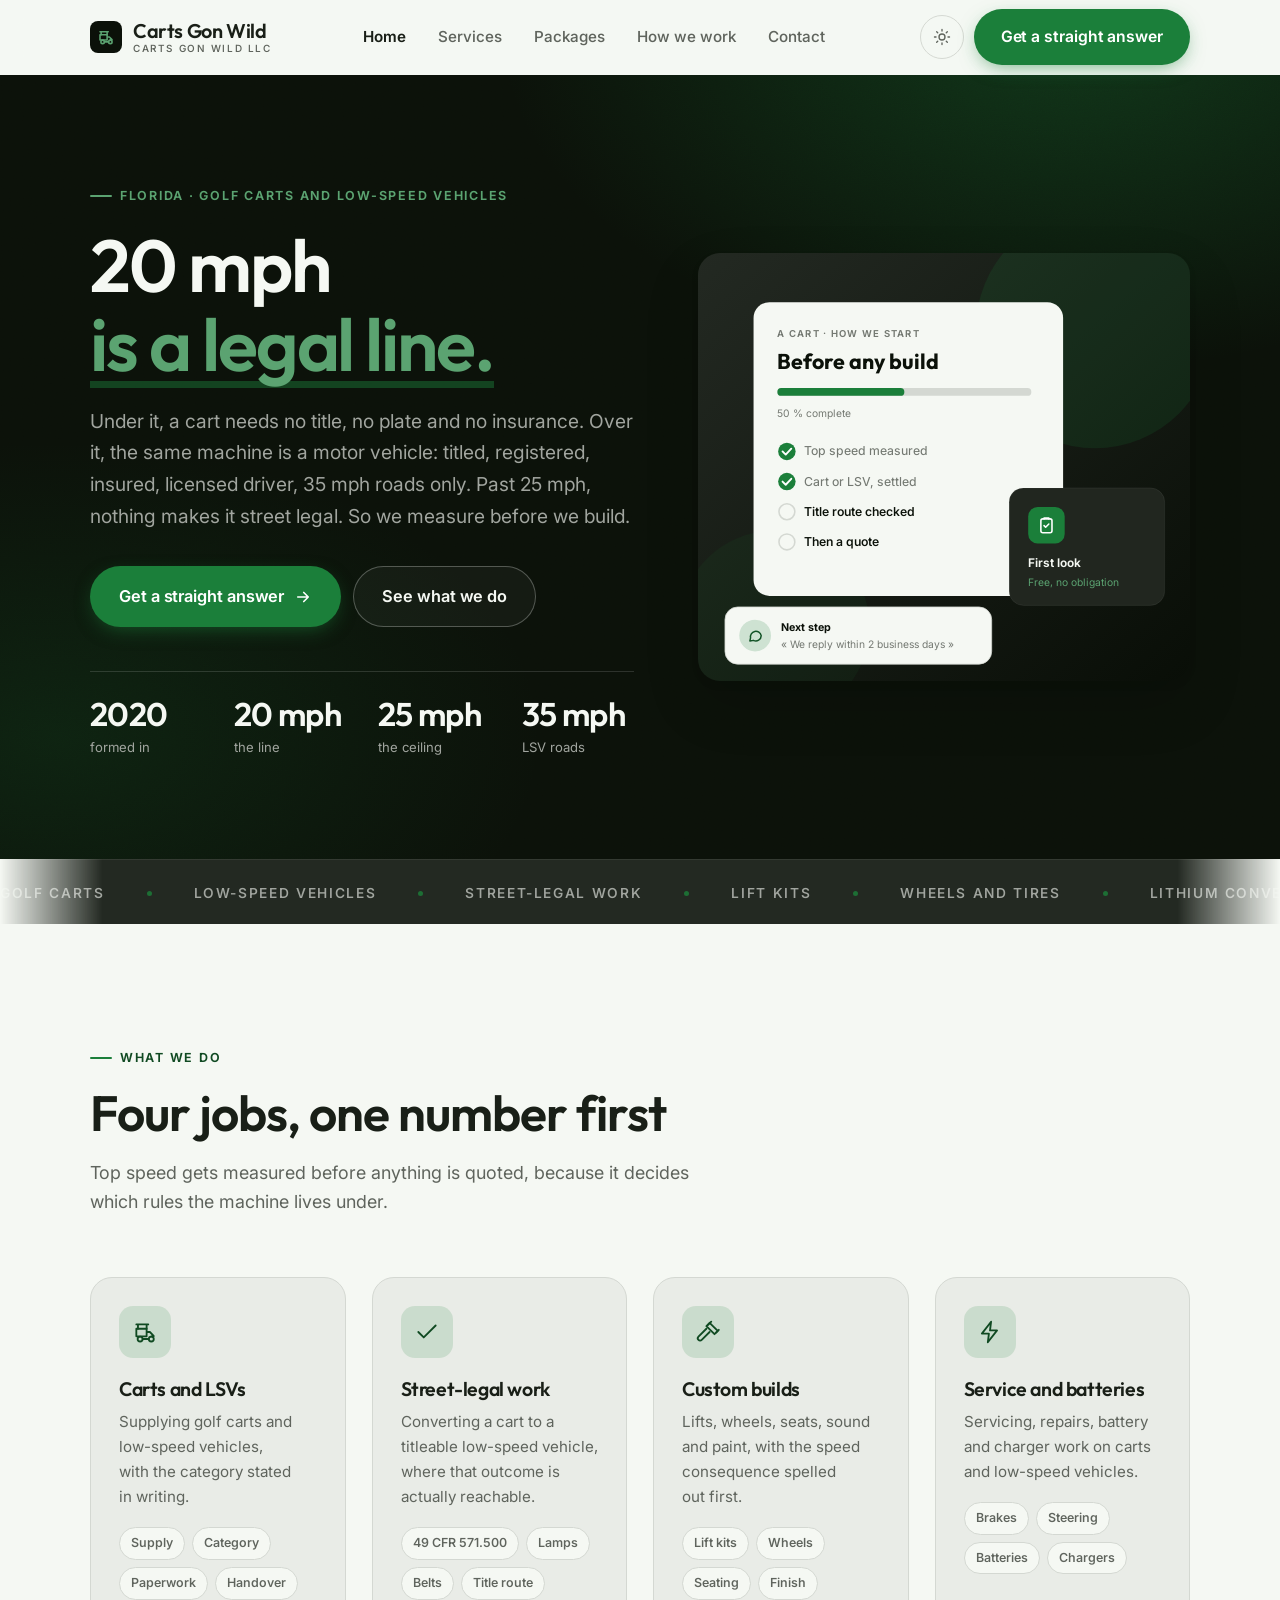
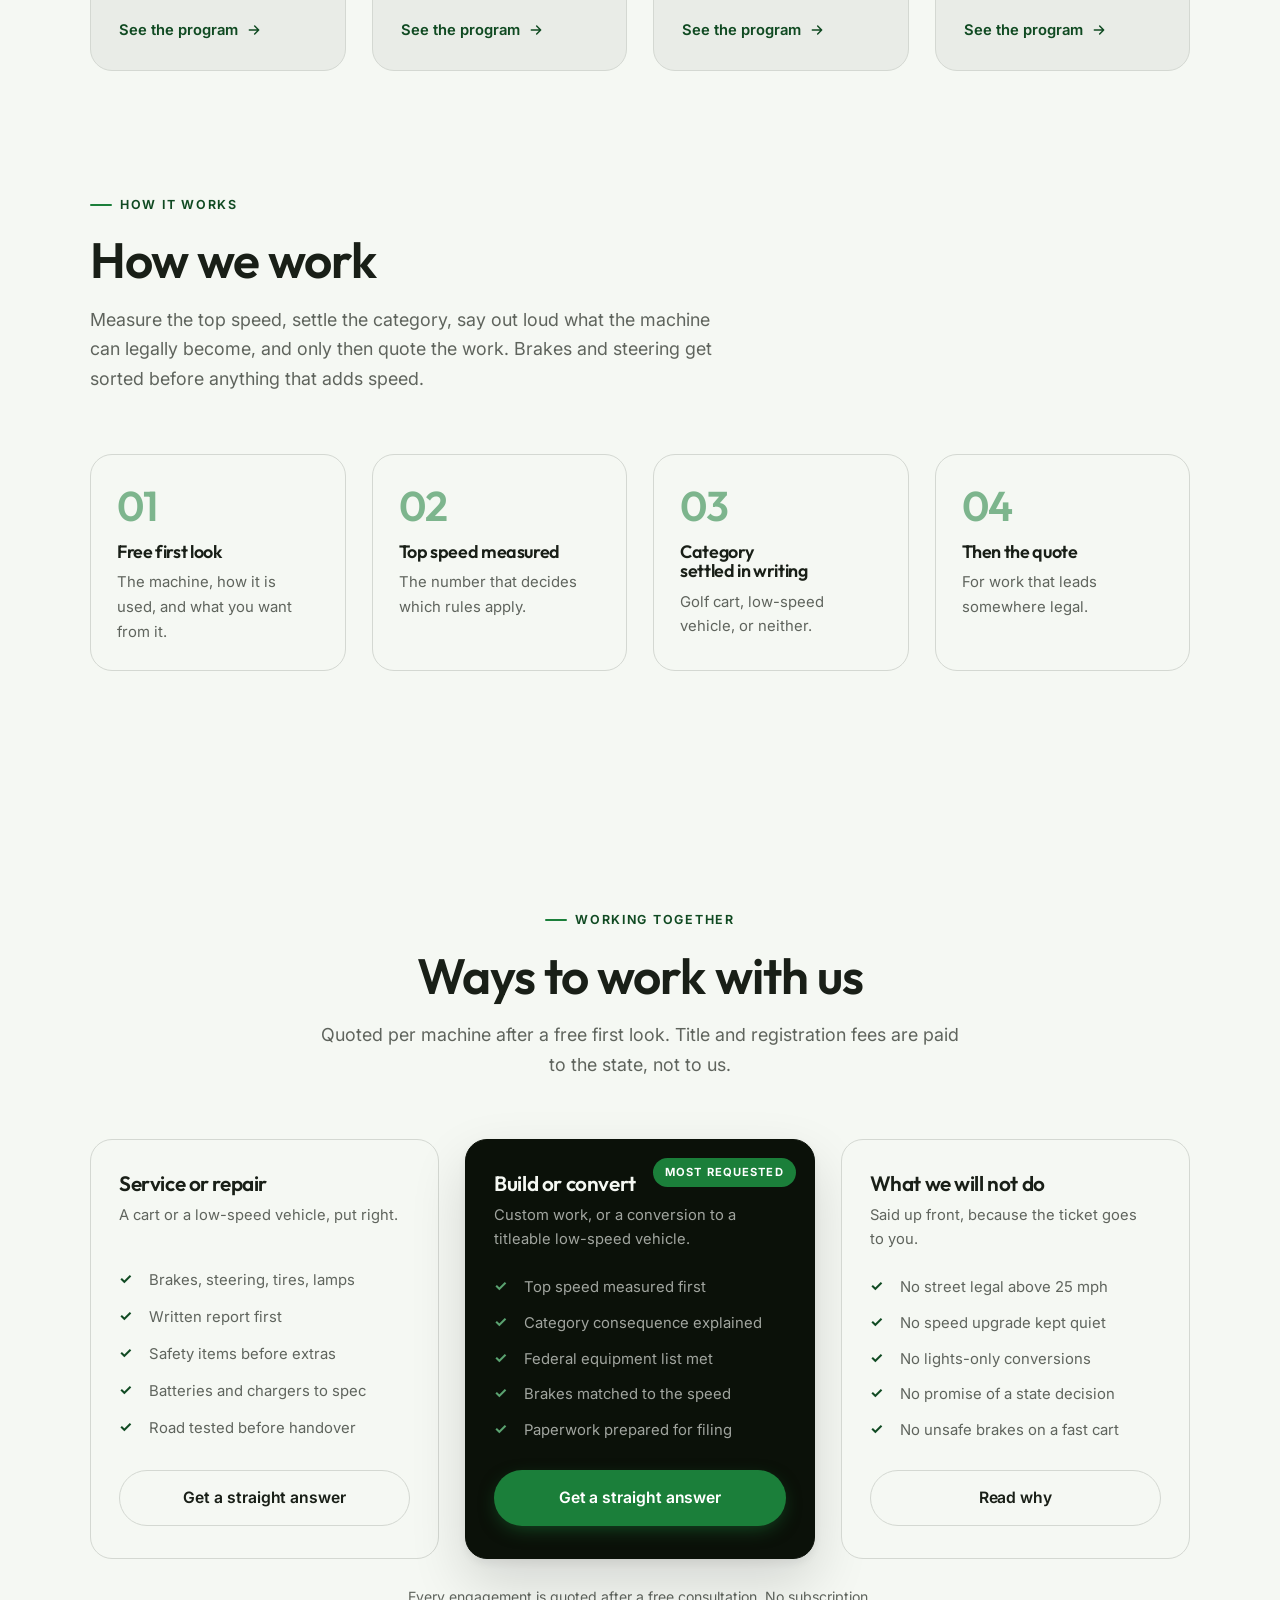
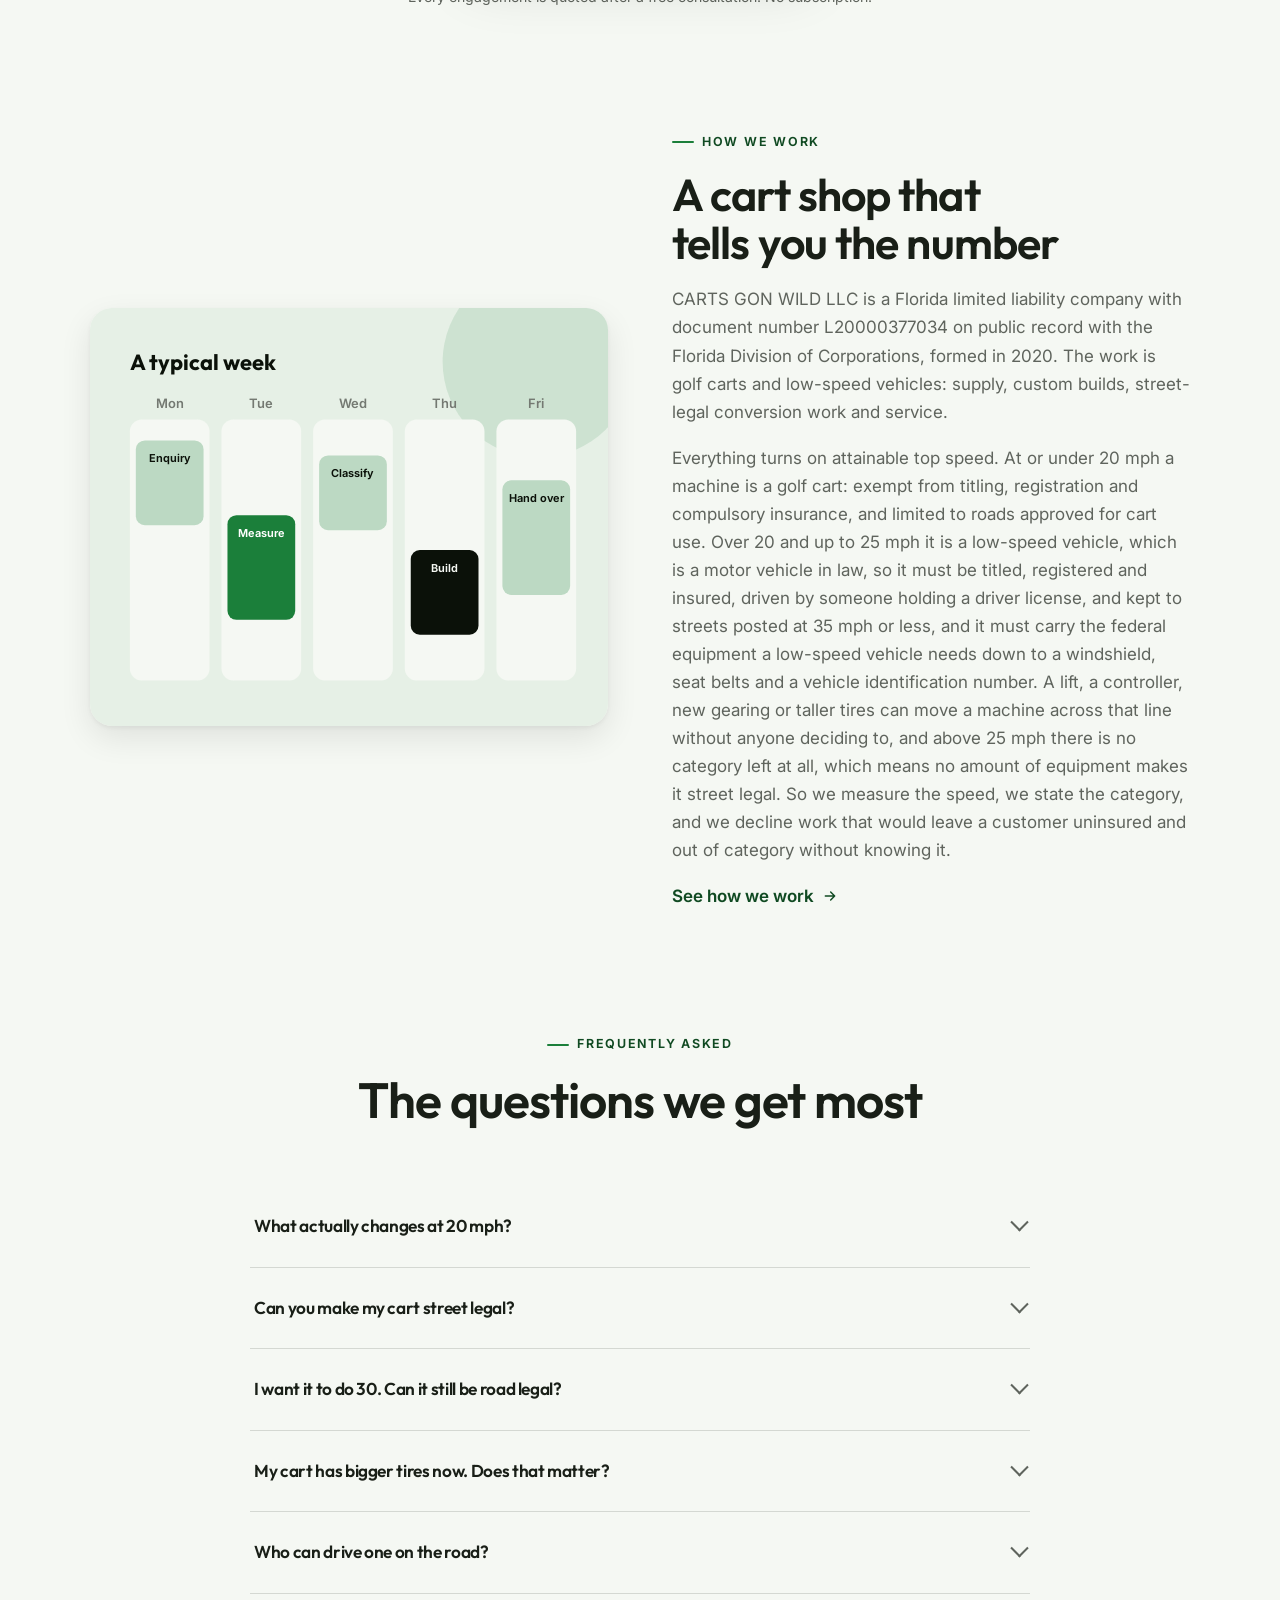
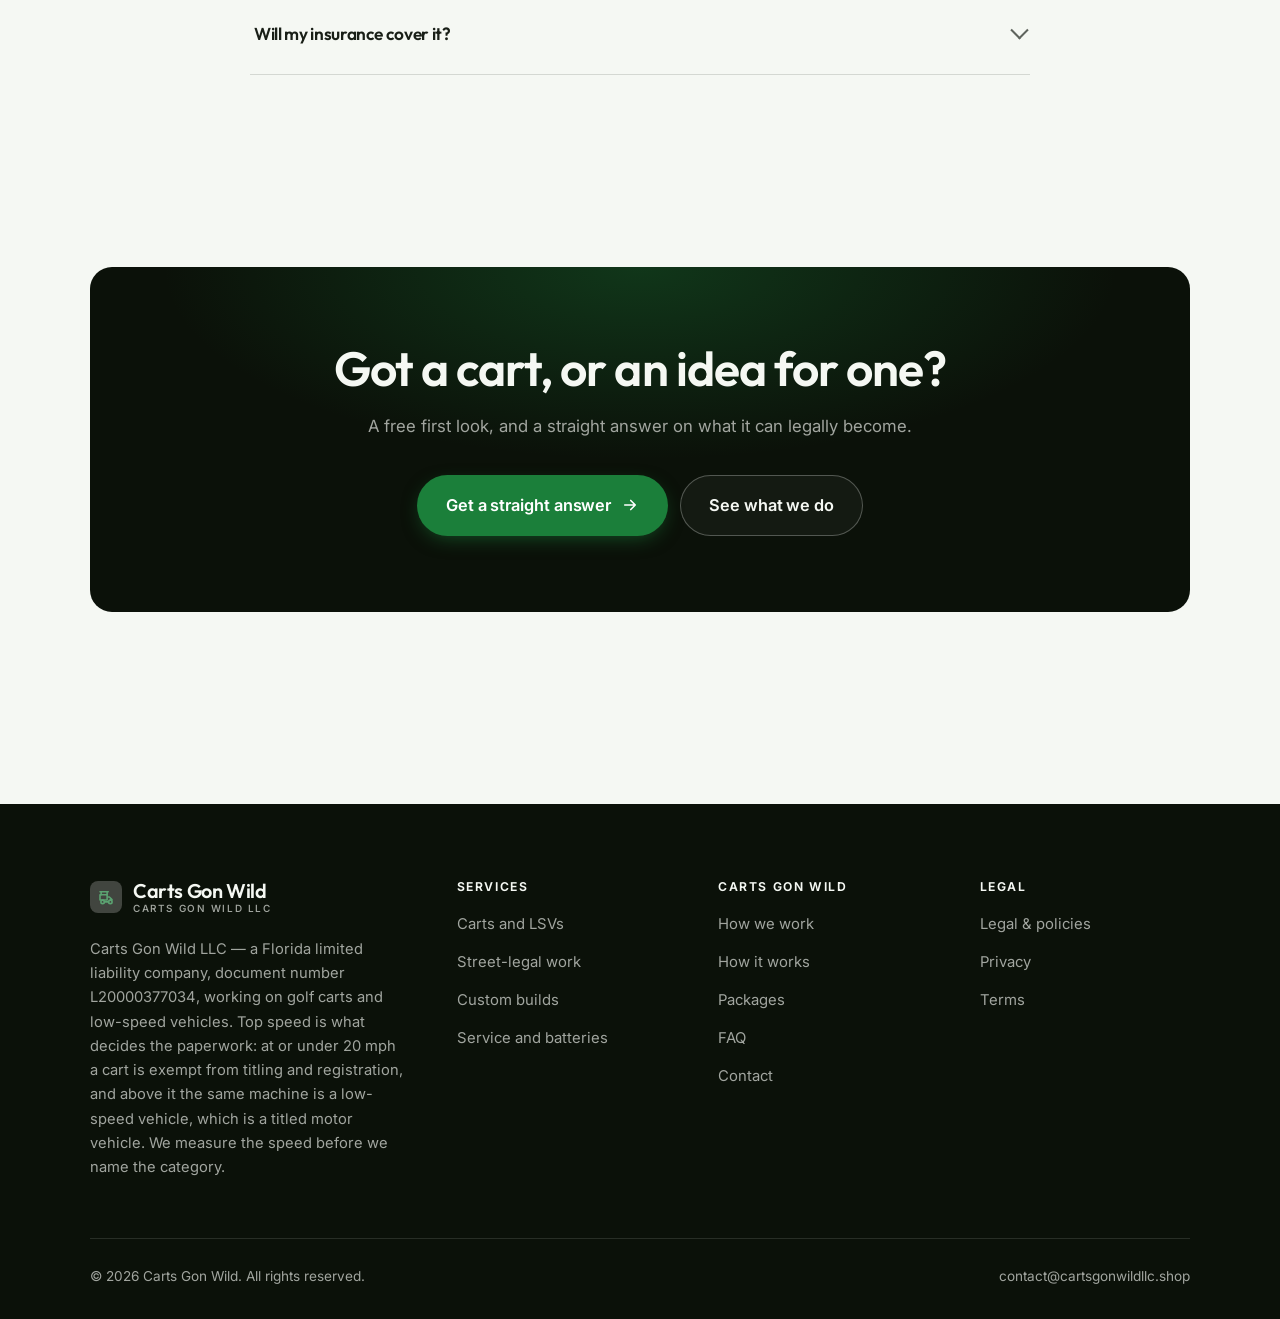
<file: index.html>
<!DOCTYPE html>
<html lang="en" class="no-js">
<head>
<meta charset="utf-8">
<meta name="viewport" content="width=device-width, initial-scale=1">
<title>Carts Gon Wild LLC — golf carts and low-speed vehicles, Florida</title>
<meta name="description" content="Carts Gon Wild LLC, a Florida company working on golf carts and low-speed vehicles. Top speed decides the category, the paperwork and the insurance. We measure it first.">
<link rel="canonical" href="https://cartsgonwildllc.shop/">

<meta property="og:type" content="website">
<meta property="og:url" content="https://cartsgonwildllc.shop/">
<meta property="og:site_name" content="Carts Gon Wild">
<meta property="og:locale" content="en_US">
<meta property="og:title" content="Carts Gon Wild LLC — golf carts and low-speed vehicles, Florida">
<meta property="og:description" content="Carts Gon Wild LLC, a Florida company working on golf carts and low-speed vehicles. Top speed decides the category, the paperwork and the insurance. We measure it first.">
<meta name="theme-color" content="#0b1109">

<link rel="icon" href="assets/img/favicon.svg" type="image/svg+xml">
<link rel="preconnect" href="https://fonts.googleapis.com">
<link rel="preconnect" href="https://fonts.gstatic.com" crossorigin>
<link rel="stylesheet" href="https://fonts.googleapis.com/css2?family=Outfit:wght@400;500;600;700&family=Inter:wght@400..700&display=swap">
<link rel="stylesheet" href="assets/css/style.css">

<!-- Thème appliqué avant le premier rendu (évite le flash) -->
<script>
document.documentElement.classList.remove('no-js');
(function(){try{var t=localStorage.getItem('site-theme');if(t){document.documentElement.setAttribute('data-theme',t);}}catch(e){}})();
</script>
<script type="application/ld+json">
{
  "@context": "https://schema.org",
  "@type": "Organization",
  "name": "Carts Gon Wild",
  "url": "https://cartsgonwildllc.shop/",
  "email": "contact@cartsgonwildllc.shop",
  "description": "Carts Gon Wild LLC, a Florida company working on golf carts and low-speed vehicles. Top speed decides the category, the paperwork and the insurance. We measure it first.",
  "areaServed": "US",
  "knowsLanguage": "en"
}
</script>
</head>

<body>
<a class="skip-link" href="#main">Skip to main content</a>

<header class="site-header">
  <nav class="wrap nav" aria-label="Main navigation">
    <a class="brand" href="index.html">
      <svg class="brand__mark" viewBox="0 0 64 64" aria-hidden="true">
        <rect class="bm-bg" width="64" height="64" rx="16"/>
        <g class="bm-ic" transform="translate(14 14) scale(1.5)" fill="none" stroke-width="2.1" stroke-linecap="round" stroke-linejoin="round"><path d="M4 5h11M5.5 5v4M13.5 5v4"/><path d="M4 9h9.5v7H4zM13.5 12h3l3.5 3.5V16h-2.2"/><circle cx="7.5" cy="18.5" r="2.3"/><circle cx="17.8" cy="18.5" r="2.3"/><path d="M9.8 18.5h5.7"/></g>
      </svg>
      <span>Carts Gon Wild<span class="brand__sub">CARTS GON WILD LLC</span></span>
    </a>

    <ul class="nav__links" id="nav-links">
      <li><a href="index.html" aria-current="page">Home</a></li>
      <li><a href="programs.html">Services</a></li>
      <li><a href="index.html#pricing">Packages</a></li>
      <li><a href="about.html">How we work</a></li>
      <li><a href="contact.html">Contact</a></li>
      <li><a class="btn btn--primary" href="contact.html">Get a straight answer</a></li>
    </ul>

    <div class="nav__cta">
      <button class="theme-toggle" type="button" aria-label="Switch to dark theme">
        <svg class="icon-sun" viewBox="0 0 24 24" fill="none" stroke="currentColor" stroke-width="1.8" stroke-linecap="round" aria-hidden="true"><circle cx="12" cy="12" r="4"/><path d="M12 2v2m0 16v2M2 12h2m16 0h2M4.9 4.9l1.4 1.4m11.4 11.4 1.4 1.4M19.1 4.9l-1.4 1.4M6.3 17.7l-1.4 1.4"/></svg>
        <svg class="icon-moon" viewBox="0 0 24 24" fill="none" stroke="currentColor" stroke-width="1.8" stroke-linecap="round" stroke-linejoin="round" aria-hidden="true"><path d="M21 12.8A9 9 0 1 1 11.2 3a7 7 0 0 0 9.8 9.8z"/></svg>
      </button>
      <a class="btn btn--primary" href="contact.html">Get a straight answer</a>
      <button class="nav__toggle" type="button" aria-expanded="false" aria-controls="nav-links" aria-label="Open menu">
        <svg class="icon-open" viewBox="0 0 24 24" fill="none" stroke="currentColor" stroke-width="2" stroke-linecap="round" aria-hidden="true"><path d="M3 6h18M3 12h18M3 18h18"/></svg>
        <svg class="icon-close" viewBox="0 0 24 24" fill="none" stroke="currentColor" stroke-width="2" stroke-linecap="round" aria-hidden="true"><path d="M6 6l12 12M18 6L6 18"/></svg>
      </button>
    </div>
  </nav>
</header>

<main id="main">

<section class="hero">
  <div class="wrap hero__inner">
    <div>
      <span class="eyebrow hero__eyebrow">Florida · Golf carts and low-speed vehicles</span>
      <h1>20 mph<br> <em>is a legal line.</em></h1>
      <p class="hero__lede">Under it, a cart needs no title, no plate and no insurance. Over it, the same machine is a motor vehicle: titled, registered, insured, licensed driver, 35 mph roads only. Past 25 mph, nothing makes it street legal. So we measure before we build.</p>

      <div class="hero__actions">
        <a class="btn btn--primary btn--lg" href="contact.html">Get a straight answer <svg viewBox="0 0 24 24" fill="none" stroke="currentColor" stroke-width="2.2" stroke-linecap="round" stroke-linejoin="round" aria-hidden="true"><path d="M5 12h14M13 6l6 6-6 6"/></svg></a>
        <a class="btn btn--on-dark btn--lg" href="programs.html">See what we do</a>
      </div>

      <ul class="hero__proof">
        <li><span class="stat__num">2020</span><span class="stat__label">formed in</span></li>
        <li><span class="stat__num">20 mph</span><span class="stat__label">the line</span></li>
        <li><span class="stat__num">25 mph</span><span class="stat__label">the ceiling</span></li>
        <li><span class="stat__num">35 mph</span><span class="stat__label">LSV roads</span></li>
      </ul>
    </div>

    <div class="hero__art">
      <svg viewBox="0 0 620 540" role="img" aria-label="How a job at Carts Gon Wild starts, with the top speed measured before anything is built.">
        <defs>
          <linearGradient id="hbg" x1="0" y1="0" x2="1" y2="1">
            <stop offset="0" stop-color="#232922"/><stop offset="1" stop-color="#090e07"/>
          </linearGradient>
        </defs>
        <rect width="620" height="540" rx="22" fill="url(#hbg)"/>
        <circle cx="500" cy="96" r="150" fill="#1b7f3a" opacity=".16"/>
        <circle cx="96" cy="470" r="120" fill="#1b7f3a" opacity=".08"/>

        <g style="font-family: var(--font-body)">
          <!-- Carte programme -->
          <rect x="70" y="62" width="390" height="370" rx="20" fill="#f5f8f3"/>
          <text x="100" y="106" font-size="12" font-weight="650" letter-spacing="1.6" fill="#747972">A CART · HOW WE START</text>
          <text x="100" y="146" font-size="27" font-weight="700" fill="#0b1109" style="font-family: var(--font-display)">Before any build</text>
          <rect x="100" y="170" width="320" height="10" rx="5" fill="#d4d8d2"/>
          <rect x="100" y="170" width="160" height="10" rx="5" fill="#1b7f3a"/>
          <text x="100" y="206" font-size="13" fill="#747972">50 % complete</text>
          <circle cx="112" cy="250" r="11" fill="#1b7f3a"/><path d="M106.5 250l4 4 7-7.5" fill="none" stroke="#ffffff" stroke-width="2.4" stroke-linecap="round" stroke-linejoin="round"/><text x="134" y="255" font-size="15.5" fill="#747972" font-weight="450">Top speed measured</text>
          <circle cx="112" cy="288" r="11" fill="#1b7f3a"/><path d="M106.5 288l4 4 7-7.5" fill="none" stroke="#ffffff" stroke-width="2.4" stroke-linecap="round" stroke-linejoin="round"/><text x="134" y="293" font-size="15.5" fill="#747972" font-weight="450">Cart or LSV, settled</text>
          <circle cx="112" cy="326" r="10" fill="none" stroke="#d4d8d2" stroke-width="2"/><text x="134" y="331" font-size="15.5" fill="#0b1109" font-weight="560">Title route checked</text>
          <circle cx="112" cy="364" r="10" fill="none" stroke="#d4d8d2" stroke-width="2"/><text x="134" y="369" font-size="15.5" fill="#0b1109" font-weight="560">Then a quote</text>

          <!-- Carte séance -->
          <rect x="392" y="296" width="196" height="148" rx="18" fill="#21261f" stroke="#ffffff" stroke-opacity=".08"/>
          <rect x="416" y="320" width="46" height="46" rx="12" fill="#1b7f3a"/>
          <g transform="translate(427 331)" fill="none" stroke="#ffffff" color="#ffffff" stroke-width="2" stroke-linecap="round" stroke-linejoin="round"><rect x="5" y="4" width="14" height="17.5" rx="2.5"/><path d="M9 4V3h6v1M9 12.5l2 2 4-4"/></g>
          <text x="416" y="396" font-size="15" font-weight="650" fill="#f5f8f3">First look</text>
          <text x="416" y="420" font-size="13" fill="#5ba371">Free, no obligation</text>

          <!-- Retour du coach -->
          <rect x="34" y="446" width="336" height="72" rx="16" fill="#f5f8f3" stroke="#d4d8d2"/>
          <circle cx="72" cy="482" r="20" fill="#cee2d2"/>
          <g transform="translate(62 472) scale(.84)" fill="none" stroke="#125326" stroke-width="2.2" stroke-linecap="round" stroke-linejoin="round"><path d="M21 12a8 8 0 0 1-11.6 7.1L4 20l1-4.6A8 8 0 1 1 21 12z"/></g>
          <text x="104" y="476" font-size="13.5" font-weight="700" fill="#0b1109">Next step</text>
          <text x="104" y="498" font-size="13" fill="#747972">« We reply within 2 business days »</text>
        </g>
      </svg>
    </div>
  </div>
</section>

<div class="marquee" aria-hidden="true">
  <div class="marquee__track"><span>Golf carts</span><span>Low-speed vehicles</span><span>Street-legal work</span><span>Lift kits</span><span>Wheels and tires</span><span>Lithium conversions</span><span>Brakes and steering</span><span>Lights and signals</span><span>Seat belts</span><span>Service and repair</span><span>Golf carts</span><span>Low-speed vehicles</span><span>Street-legal work</span><span>Lift kits</span><span>Wheels and tires</span><span>Lithium conversions</span><span>Brakes and steering</span><span>Lights and signals</span><span>Seat belts</span><span>Service and repair</span></div>
</div>

<section class="section wrap" id="programs">
  <div class="section-head reveal">
    <span class="eyebrow">What we do</span>
    <h2>Four jobs, one number first</h2>
    <p>Top speed gets measured before anything is quoted, because it decides which rules the machine lives under.</p>
  </div>
  <div class="grid grid--4 reveal-group">
    <a class="card" href="programs.html#carts">
      <div class="card__icon"><svg viewBox="0 0 24 24" fill="none" stroke="currentColor" stroke-width="1.7" stroke-linecap="round" stroke-linejoin="round" aria-hidden="true"><path d="M4 5h11M5.5 5v4M13.5 5v4"/><path d="M4 9h9.5v7H4zM13.5 12h3l3.5 3.5V16h-2.2"/><circle cx="7.5" cy="18.5" r="2.3"/><circle cx="17.8" cy="18.5" r="2.3"/><path d="M9.8 18.5h5.7"/></svg></div>
      <h3>Carts and LSVs</h3>
      <p>Supplying golf carts and low-speed vehicles, with the category stated in writing.</p>
      <ul class="tags"><li>Supply</li><li>Category</li><li>Paperwork</li><li>Handover</li></ul>
      <span class="arrow-link">See the program <svg viewBox="0 0 24 24" fill="none" stroke="currentColor" stroke-width="2.2" stroke-linecap="round" stroke-linejoin="round" aria-hidden="true"><path d="M5 12h14M13 6l6 6-6 6"/></svg></span>
    </a>
    <a class="card" href="programs.html#streetlegal">
      <div class="card__icon"><svg viewBox="0 0 24 24" fill="none" stroke="currentColor" stroke-width="1.7" stroke-linecap="round" stroke-linejoin="round" aria-hidden="true"><path d="M20 6 9 17l-5-5"/></svg></div>
      <h3>Street-legal work</h3>
      <p>Converting a cart to a titleable low-speed vehicle, where that outcome is actually reachable.</p>
      <ul class="tags"><li>49 CFR 571.500</li><li>Lamps</li><li>Belts</li><li>Title route</li></ul>
      <span class="arrow-link">See the program <svg viewBox="0 0 24 24" fill="none" stroke="currentColor" stroke-width="2.2" stroke-linecap="round" stroke-linejoin="round" aria-hidden="true"><path d="M5 12h14M13 6l6 6-6 6"/></svg></span>
    </a>
    <a class="card" href="programs.html#custom">
      <div class="card__icon"><svg viewBox="0 0 24 24" fill="none" stroke="currentColor" stroke-width="1.7" stroke-linecap="round" stroke-linejoin="round" aria-hidden="true"><path d="M13.5 3.5 21 11l-3 3-7.5-7.5z"/><path d="M10.5 9 3.2 16.3a2.1 2.1 0 0 0 3 3L13.5 12"/><path d="M15 2.5 12 5.5M19.5 12.5 22 10"/></svg></div>
      <h3>Custom builds</h3>
      <p>Lifts, wheels, seats, sound and paint, with the speed consequence spelled out first.</p>
      <ul class="tags"><li>Lift kits</li><li>Wheels</li><li>Seating</li><li>Finish</li></ul>
      <span class="arrow-link">See the program <svg viewBox="0 0 24 24" fill="none" stroke="currentColor" stroke-width="2.2" stroke-linecap="round" stroke-linejoin="round" aria-hidden="true"><path d="M5 12h14M13 6l6 6-6 6"/></svg></span>
    </a>
    <a class="card" href="programs.html#service">
      <div class="card__icon"><svg viewBox="0 0 24 24" fill="none" stroke="currentColor" stroke-width="1.7" stroke-linecap="round" stroke-linejoin="round" aria-hidden="true"><path d="M13 2.5 4.5 13.5H11l-1 8 8.5-11H12z"/></svg></div>
      <h3>Service and batteries</h3>
      <p>Servicing, repairs, battery and charger work on carts and low-speed vehicles.</p>
      <ul class="tags"><li>Brakes</li><li>Steering</li><li>Batteries</li><li>Chargers</li></ul>
      <span class="arrow-link">See the program <svg viewBox="0 0 24 24" fill="none" stroke="currentColor" stroke-width="2.2" stroke-linecap="round" stroke-linejoin="round" aria-hidden="true"><path d="M5 12h14M13 6l6 6-6 6"/></svg></span>
    </a>
  </div>
</section>

<section class="section section--flush wrap" id="how-it-works">
  <div class="section-head reveal">
    <span class="eyebrow">How it works</span>
    <h2>How we work</h2>
    <p>Measure the top speed, settle the category, say out loud what the machine can legally become, and only then quote the work. Brakes and steering get sorted before anything that adds speed.</p>
  </div>
  <div class="grid grid--4 steps reveal-group">
    <article class="step">
      <h3>Free first look</h3>
      <p>The machine, how it is used, and what you want from it.</p>
    </article>
    <article class="step">
      <h3>Top speed measured</h3>
      <p>The number that decides which rules apply.</p>
    </article>
    <article class="step">
      <h3>Category settled in writing</h3>
      <p>Golf cart, low-speed vehicle, or neither.</p>
    </article>
    <article class="step">
      <h3>Then the quote</h3>
      <p>For work that leads somewhere legal.</p>
    </article>
  </div>
</section>

<section class="section wrap" id="pricing">
  <div class="section-head section-head--center reveal">
    <span class="eyebrow">Working together</span>
    <h2>Ways to work with us</h2>
    <p>Quoted per machine after a free first look. Title and registration fees are paid to the state, not to us.</p>
  </div>
  <div class="grid grid--3 plans reveal-group">
    <article class="plan">
      
      <h3>Service or repair</h3>
      <p class="plan__desc">A cart or a low-speed vehicle, put right.</p>
      
      <ul class="plan__features">
        <li>Brakes, steering, tires, lamps</li>
        <li>Written report first</li>
        <li>Safety items before extras</li>
        <li>Batteries and chargers to spec</li>
        <li>Road tested before handover</li>
      </ul>
      <a class="btn btn--ghost btn--block" href="contact.html">Get a straight answer</a>
    </article>
    <article class="plan plan--featured">
      <span class="plan__tag">Most requested</span>
      <h3>Build or convert</h3>
      <p class="plan__desc">Custom work, or a conversion to a titleable low-speed vehicle.</p>
      
      <ul class="plan__features">
        <li>Top speed measured first</li>
        <li>Category consequence explained</li>
        <li>Federal equipment list met</li>
        <li>Brakes matched to the speed</li>
        <li>Paperwork prepared for filing</li>
      </ul>
      <a class="btn btn--primary btn--block" href="contact.html">Get a straight answer</a>
    </article>
    <article class="plan">
      
      <h3>What we will not do</h3>
      <p class="plan__desc">Said up front, because the ticket goes to you.</p>
      
      <ul class="plan__features">
        <li>No street legal above 25 mph</li>
        <li>No speed upgrade kept quiet</li>
        <li>No lights-only conversions</li>
        <li>No promise of a state decision</li>
        <li>No unsafe brakes on a fast cart</li>
      </ul>
      <a class="btn btn--ghost btn--block" href="contact.html">Read why</a>
    </article>
  </div>
  <p class="plans-note">Every engagement is quoted after a free consultation. No subscription.</p>
</section>

<section class="section section--flush wrap">
  <div class="split reveal">
    <div class="split__art">
      <svg viewBox="0 0 520 420" role="img" aria-label="Example of a typical week: Enquiry, Measure, Classify, Build, Hand over.">
        <rect width="520" height="420" rx="20" fill="#e6f0e6"/>
        <circle cx="450" cy="54" r="96" fill="#1b7f3a" opacity=".12"/>
        <g style="font-family: var(--font-body)">
        <text x="40" y="62" font-size="22" font-weight="700" fill="#0b1109" style="font-family: var(--font-display)">A typical week</text>
        <text x="80" y="100" text-anchor="middle" font-size="13" font-weight="600" fill="#747972">Mon</text>
        <rect x="40" y="112" width="80" height="262" rx="12" fill="#f5f8f3"/>
        <rect x="46" y="133" width="68" height="85" rx="9" fill="#bcd9c3"/>
        <text x="80" y="155" text-anchor="middle" font-size="11" font-weight="650" fill="#0b1109">Enquiry</text>
        <text x="172" y="100" text-anchor="middle" font-size="13" font-weight="600" fill="#747972">Tue</text>
        <rect x="132" y="112" width="80" height="262" rx="12" fill="#f5f8f3"/>
        <rect x="138" y="208" width="68" height="105" rx="9" fill="#1b7f3a"/>
        <text x="172" y="230" text-anchor="middle" font-size="11" font-weight="650" fill="#ffffff">Measure</text>
        <text x="264" y="100" text-anchor="middle" font-size="13" font-weight="600" fill="#747972">Wed</text>
        <rect x="224" y="112" width="80" height="262" rx="12" fill="#f5f8f3"/>
        <rect x="230" y="148" width="68" height="75" rx="9" fill="#bcd9c3"/>
        <text x="264" y="170" text-anchor="middle" font-size="11" font-weight="650" fill="#0b1109">Classify</text>
        <text x="356" y="100" text-anchor="middle" font-size="13" font-weight="600" fill="#747972">Thu</text>
        <rect x="316" y="112" width="80" height="262" rx="12" fill="#f5f8f3"/>
        <rect x="322" y="243" width="68" height="85" rx="9" fill="#0b1109"/>
        <text x="356" y="265" text-anchor="middle" font-size="11" font-weight="650" fill="#f5f8f3">Build</text>
        <text x="448" y="100" text-anchor="middle" font-size="13" font-weight="600" fill="#747972">Fri</text>
        <rect x="408" y="112" width="80" height="262" rx="12" fill="#f5f8f3"/>
        <rect x="414" y="173" width="68" height="115" rx="9" fill="#bcd9c3"/>
        <text x="448" y="195" text-anchor="middle" font-size="11" font-weight="650" fill="#0b1109">Hand over</text>
        </g>
      </svg>
    </div>
    <div>
      <span class="eyebrow">How we work</span>
      <h2>A cart shop that tells you the number</h2>
      <p>CARTS GON WILD LLC is a Florida limited liability company with document number L20000377034 on public record with the Florida Division of Corporations, formed in 2020. The work is golf carts and low-speed vehicles: supply, custom builds, street-legal conversion work and service.</p>
      <p>Everything turns on attainable top speed. At or under 20 mph a machine is a golf cart: exempt from titling, registration and compulsory insurance, and limited to roads approved for cart use. Over 20 and up to 25 mph it is a low-speed vehicle, which is a motor vehicle in law, so it must be titled, registered and insured, driven by someone holding a driver license, and kept to streets posted at 35 mph or less, and it must carry the federal equipment a low-speed vehicle needs down to a windshield, seat belts and a vehicle identification number. A lift, a controller, new gearing or taller tires can move a machine across that line without anyone deciding to, and above 25 mph there is no category left at all, which means no amount of equipment makes it street legal. So we measure the speed, we state the category, and we decline work that would leave a customer uninsured and out of category without knowing it.</p>
      <p><a class="arrow-link" href="about.html">See how we work <svg viewBox="0 0 24 24" fill="none" stroke="currentColor" stroke-width="2.2" stroke-linecap="round" stroke-linejoin="round" aria-hidden="true"><path d="M5 12h14M13 6l6 6-6 6"/></svg></a></p>
    </div>
  </div>
</section>

<section class="section section--flush wrap" id="faq">
  <div class="section-head section-head--center reveal">
    <span class="eyebrow">Frequently asked</span>
    <h2>The questions we get most</h2>
  </div>
  <div class="faq reveal">
    <details>
      <summary>What actually changes at 20 mph?</summary>
      <p>The legal identity of the machine. At or under 20 mph it is a golf cart: no title, no plate, no compulsory insurance, and road use restricted to roads approved for carts. Above 20 mph and up to 25 it is a low-speed vehicle, which is a motor vehicle: titled, registered, insured with personal injury protection and property damage liability, driven by a licensed driver, and limited to roads posted 35 mph or less. Same seats, same body, different law.</p>
    </details>
    <details>
      <summary>Can you make my cart street legal?</summary>
      <p>Sometimes, and sometimes not, which is why the answer comes before the invoice. A machine presented as a low-speed vehicle has to meet the federal standard for one, including lamps, turn signals, mirrors, a parking brake, a conforming windshield, seat belts at every seat and a vehicle identification number, and then it has to be capable of title in fact. Fitting lights to a cart does not make it a low-speed vehicle. If yours cannot get there, we will say so.</p>
    </details>
    <details>
      <summary>I want it to do 30. Can it still be road legal?</summary>
      <p>No. Above 25 mph it is not a golf cart and not a low-speed vehicle, and it cannot meet the federal standards that apply to a passenger car, so there is no road category for it to occupy. We can build you something that quick for private property, and we will not describe it as street legal, because anyone telling you otherwise is selling you a traffic stop.</p>
    </details>
    <details>
      <summary>My cart has bigger tires now. Does that matter?</summary>
      <p>It can. Rolling diameter affects attainable top speed, so taller tires alone can carry a cart past 20 mph. That changes the category whether you intended it or not, which means the machine in your driveway may now be an unregistered and uninsured motor vehicle. It is a quick thing to measure, and worth measuring.</p>
    </details>
    <details>
      <summary>Who can drive one on the road?</summary>
      <p>For a golf cart on a public road, a driver under 18 needs a valid learner or driver license, and a driver of 18 or over needs a valid driver license or other government-issued photo identification on them. A low-speed vehicle is a motor vehicle, so its driver needs a driver license, full stop. And impaired driving law applies to a golf cart just as it does to a car.</p>
    </details>
    <details>
      <summary>Will my insurance cover it?</summary>
      <p>Ask your insurer, not us, and ask before an incident rather than after. Golf carts are commonly excluded from a personal auto policy, and cover under a homeowner policy for road use is often limited or simply absent. A low-speed vehicle must be insured as a motor vehicle. We are not insurance agents and we give no insurance advice, but we will tell you which category the machine is in so you can ask the right question.</p>
    </details>
  </div>
</section>

<section class="wrap section--tight">
  <div class="cta-band reveal">
    <h2>Got a cart, or an idea for one?</h2>
    <p>A free first look, and a straight answer on what it can legally become.</p>
    <div class="hero__actions">
      <a class="btn btn--primary btn--lg" href="contact.html">Get a straight answer <svg viewBox="0 0 24 24" fill="none" stroke="currentColor" stroke-width="2.2" stroke-linecap="round" stroke-linejoin="round" aria-hidden="true"><path d="M5 12h14M13 6l6 6-6 6"/></svg></a>
      <a class="btn btn--on-dark btn--lg" href="programs.html">See what we do</a>
    </div>
  </div>
</section>

</main>

<footer class="site-footer">
  <div class="wrap">
    <div class="footer__grid">
      <div class="footer__brand">
        <a class="brand" href="index.html">
          <svg class="brand__mark" viewBox="0 0 64 64" aria-hidden="true">
        <rect class="bm-bg" width="64" height="64" rx="16"/>
        <g class="bm-ic" transform="translate(14 14) scale(1.5)" fill="none" stroke-width="2.1" stroke-linecap="round" stroke-linejoin="round"><path d="M4 5h11M5.5 5v4M13.5 5v4"/><path d="M4 9h9.5v7H4zM13.5 12h3l3.5 3.5V16h-2.2"/><circle cx="7.5" cy="18.5" r="2.3"/><circle cx="17.8" cy="18.5" r="2.3"/><path d="M9.8 18.5h5.7"/></g>
      </svg>
          <span>Carts Gon Wild<span class="brand__sub">CARTS GON WILD LLC</span></span>
        </a>
        <p>Carts Gon Wild LLC — a Florida limited liability company, document number L20000377034, working on golf carts and low-speed vehicles. Top speed is what decides the paperwork: at or under 20 mph a cart is exempt from titling and registration, and above it the same machine is a low-speed vehicle, which is a titled motor vehicle. We measure the speed before we name the category.</p>
      </div>

      <div class="footer__col">
        <h4>Services</h4>
        <ul>
          <li><a href="programs.html#carts">Carts and LSVs</a></li>
          <li><a href="programs.html#streetlegal">Street-legal work</a></li>
          <li><a href="programs.html#custom">Custom builds</a></li>
          <li><a href="programs.html#service">Service and batteries</a></li>
        </ul>
      </div>

      <div class="footer__col">
        <h4>Carts Gon Wild</h4>
        <ul>
          <li><a href="about.html">How we work</a></li>
          <li><a href="index.html#how-it-works">How it works</a></li>
          <li><a href="index.html#pricing">Packages</a></li>
          <li><a href="index.html#faq">FAQ</a></li>
          <li><a href="contact.html">Contact</a></li>
        </ul>
      </div>

      <div class="footer__col">
        <h4>Legal</h4>
        <ul>
          <li><a href="legal.html">Legal &amp; policies</a></li>
          <li><a href="legal.html#privacy">Privacy</a></li>
          <li><a href="legal.html#terms">Terms</a></li>
        </ul>
      </div>
    </div>

    <div class="footer__bottom">
      <p>© <span data-year>2026</span> Carts Gon Wild. All rights reserved.</p>
      <p><a href="mailto:contact@cartsgonwildllc.shop">contact@cartsgonwildllc.shop</a></p>
    </div>
  </div>
</footer>

<script src="assets/js/main.js" defer></script>
</body>
</html>
</file>
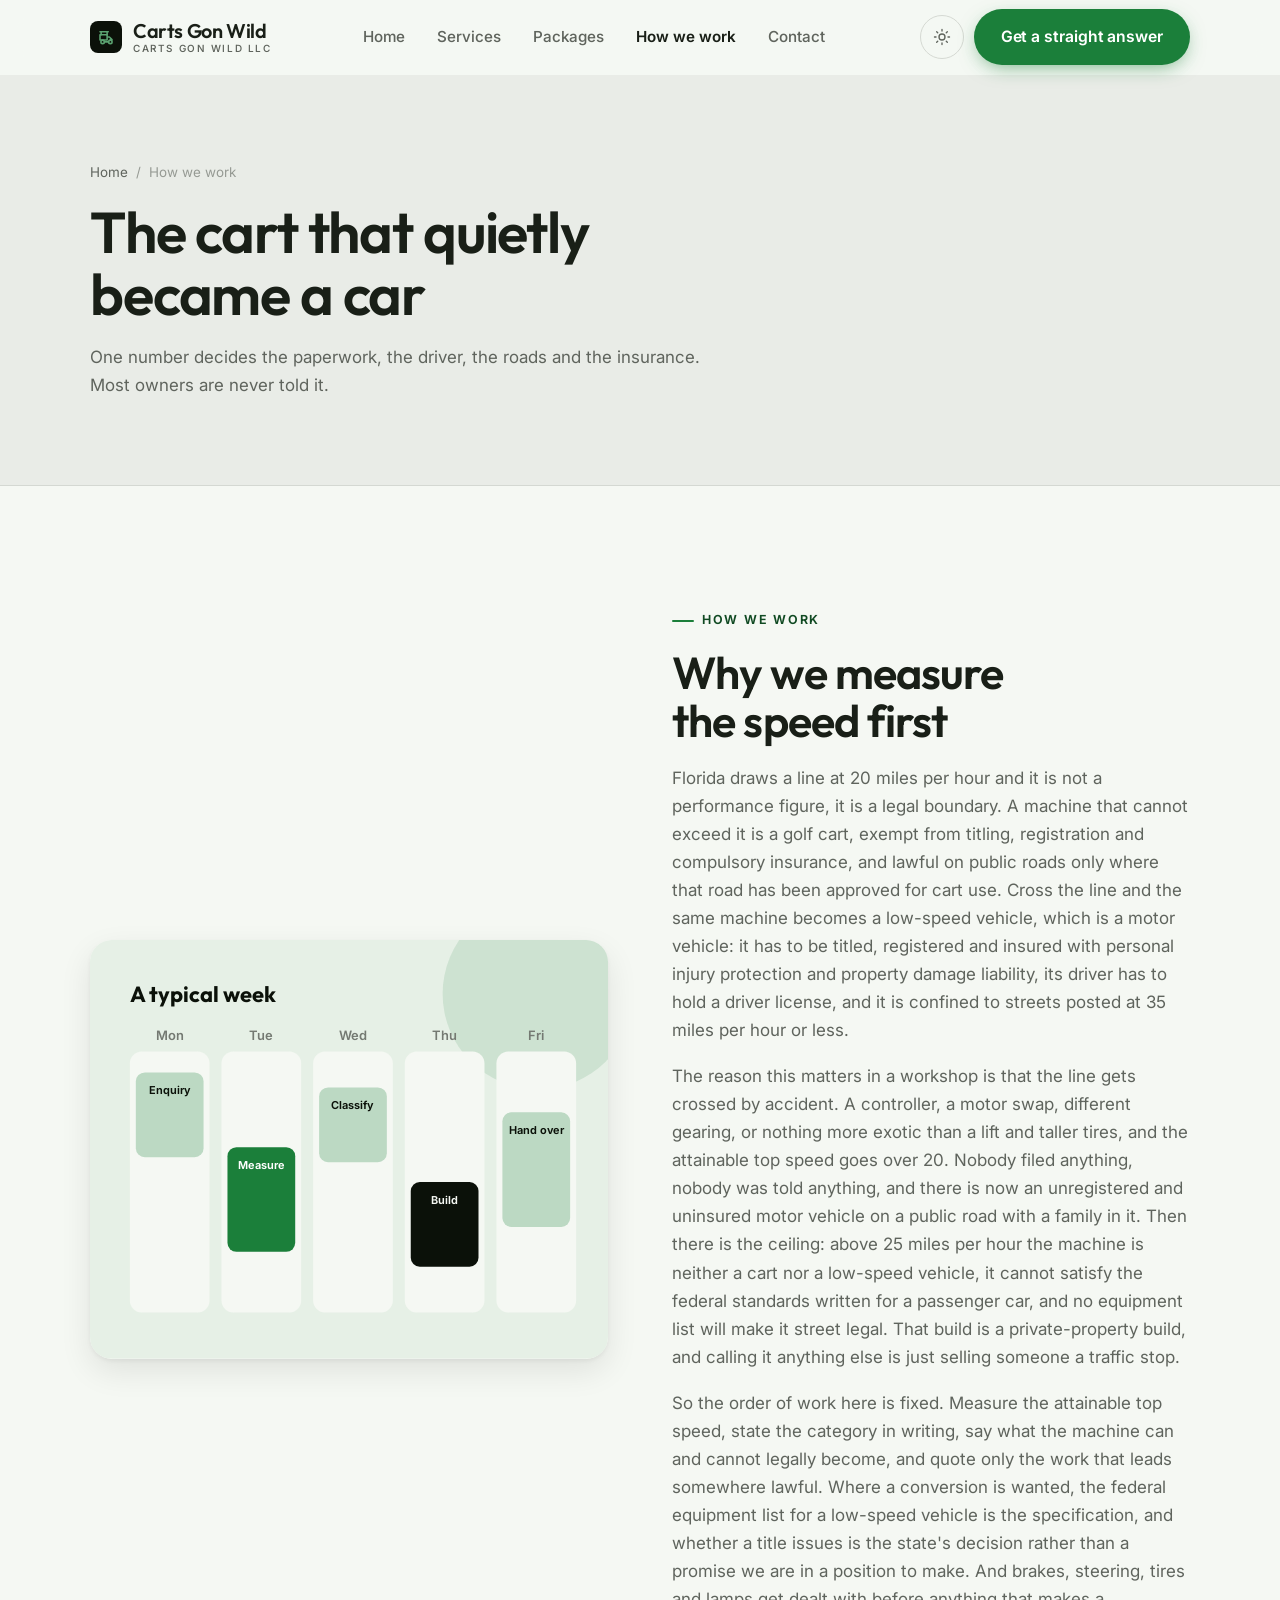
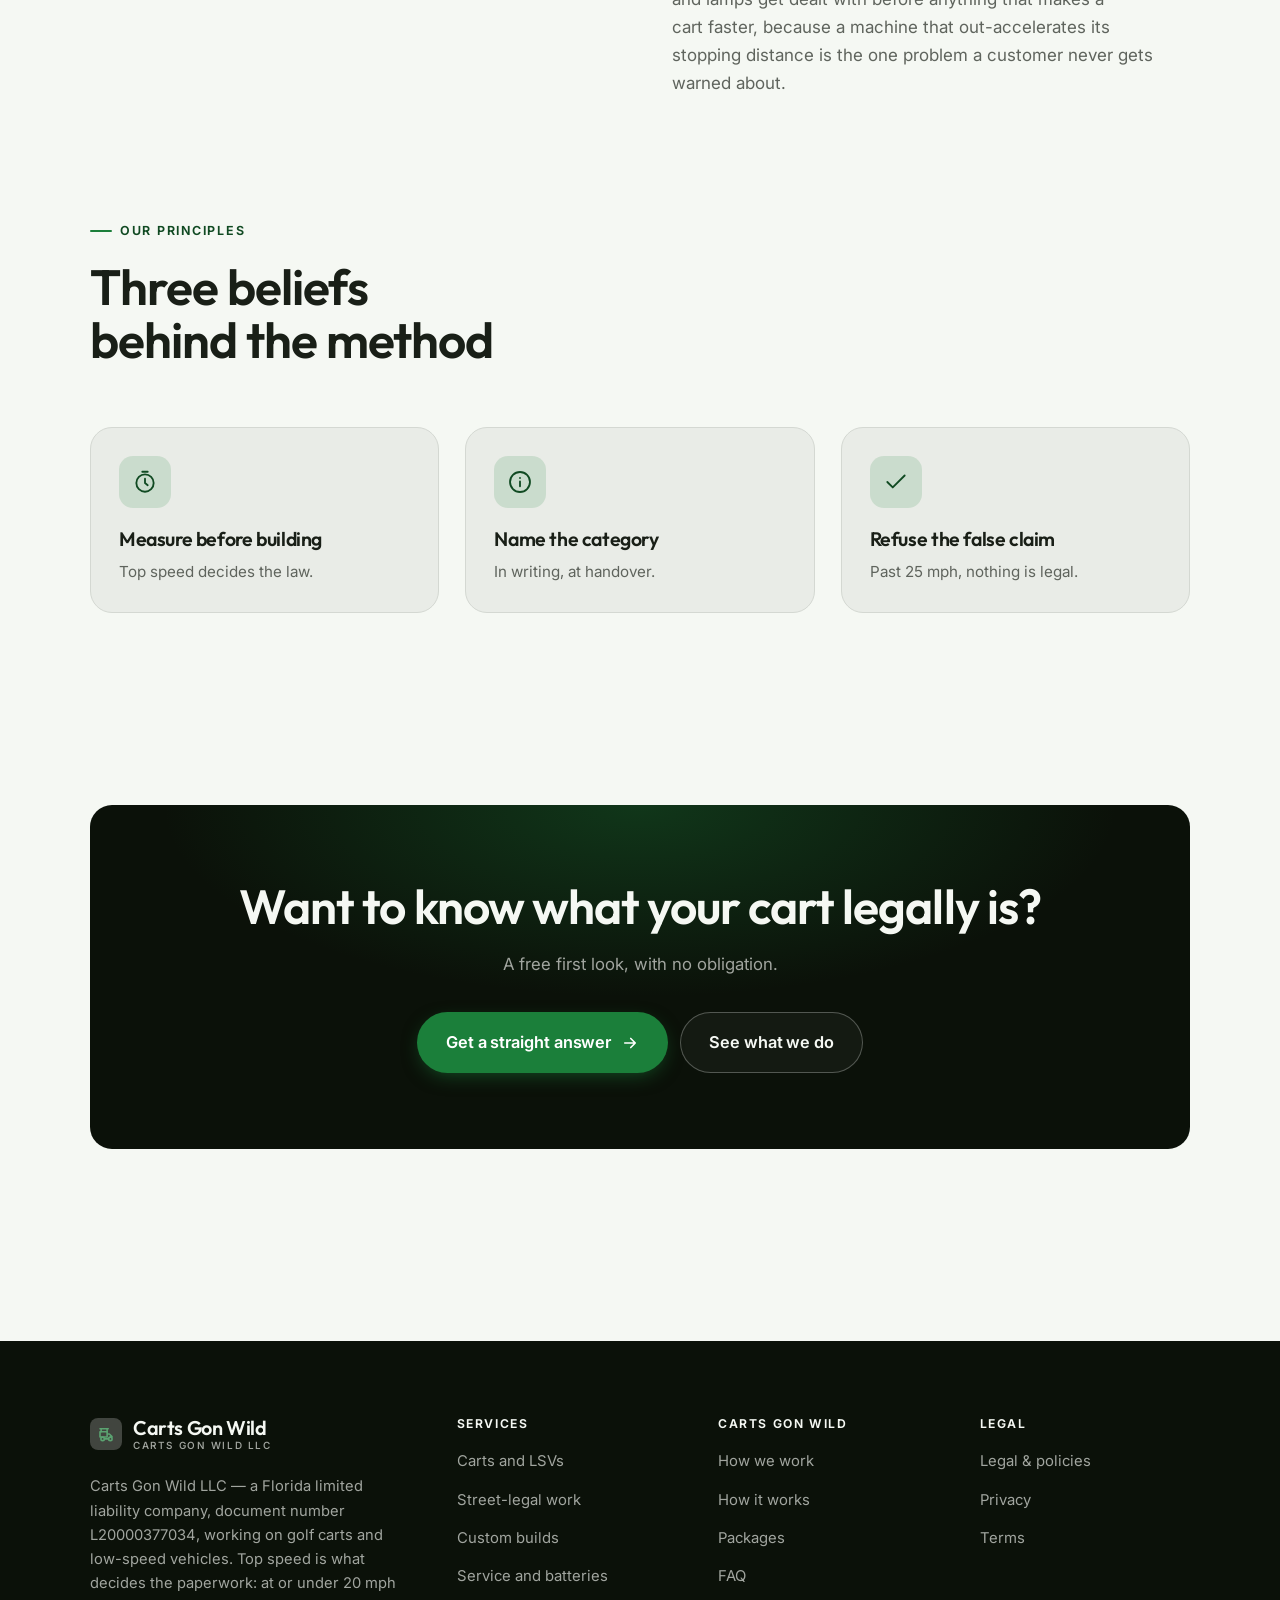
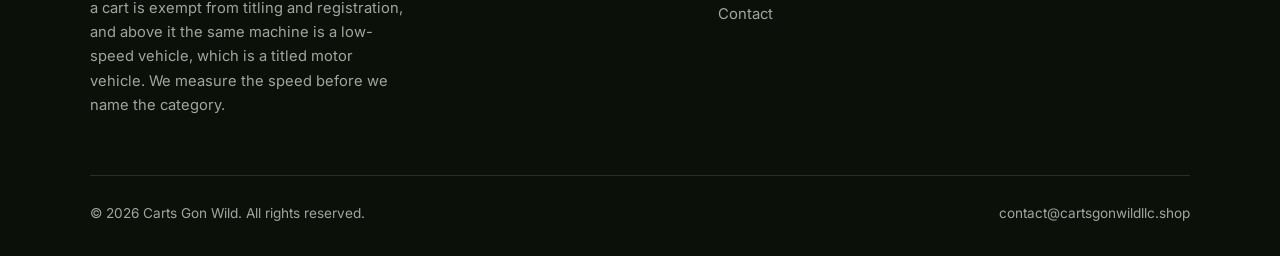
<file: about.html>
<!DOCTYPE html>
<html lang="en" class="no-js">
<head>
<meta charset="utf-8">
<meta name="viewport" content="width=device-width, initial-scale=1">
<title>How we work — Carts Gon Wild</title>
<meta name="description" content="About CARTS GON WILD LLC, a Florida golf cart and low-speed vehicle company, document number L20000377034.">
<link rel="canonical" href="https://cartsgonwildllc.shop/about.html">

<meta property="og:type" content="website">
<meta property="og:url" content="https://cartsgonwildllc.shop/about.html">
<meta property="og:site_name" content="Carts Gon Wild">
<meta property="og:locale" content="en_US">
<meta property="og:title" content="How we work — Carts Gon Wild">
<meta property="og:description" content="About CARTS GON WILD LLC, a Florida golf cart and low-speed vehicle company, document number L20000377034.">
<meta name="theme-color" content="#0b1109">

<link rel="icon" href="assets/img/favicon.svg" type="image/svg+xml">
<link rel="preconnect" href="https://fonts.googleapis.com">
<link rel="preconnect" href="https://fonts.gstatic.com" crossorigin>
<link rel="stylesheet" href="https://fonts.googleapis.com/css2?family=Outfit:wght@400;500;600;700&family=Inter:wght@400..700&display=swap">
<link rel="stylesheet" href="assets/css/style.css">

<!-- Thème appliqué avant le premier rendu (évite le flash) -->
<script>
document.documentElement.classList.remove('no-js');
(function(){try{var t=localStorage.getItem('site-theme');if(t){document.documentElement.setAttribute('data-theme',t);}}catch(e){}})();
</script>
</head>

<body>
<a class="skip-link" href="#main">Skip to main content</a>

<header class="site-header">
  <nav class="wrap nav" aria-label="Main navigation">
    <a class="brand" href="index.html">
      <svg class="brand__mark" viewBox="0 0 64 64" aria-hidden="true">
        <rect class="bm-bg" width="64" height="64" rx="16"/>
        <g class="bm-ic" transform="translate(14 14) scale(1.5)" fill="none" stroke-width="2.1" stroke-linecap="round" stroke-linejoin="round"><path d="M4 5h11M5.5 5v4M13.5 5v4"/><path d="M4 9h9.5v7H4zM13.5 12h3l3.5 3.5V16h-2.2"/><circle cx="7.5" cy="18.5" r="2.3"/><circle cx="17.8" cy="18.5" r="2.3"/><path d="M9.8 18.5h5.7"/></g>
      </svg>
      <span>Carts Gon Wild<span class="brand__sub">CARTS GON WILD LLC</span></span>
    </a>

    <ul class="nav__links" id="nav-links">
      <li><a href="index.html">Home</a></li>
      <li><a href="programs.html">Services</a></li>
      <li><a href="index.html#pricing">Packages</a></li>
      <li><a href="about.html" aria-current="page">How we work</a></li>
      <li><a href="contact.html">Contact</a></li>
      <li><a class="btn btn--primary" href="contact.html">Get a straight answer</a></li>
    </ul>

    <div class="nav__cta">
      <button class="theme-toggle" type="button" aria-label="Switch to dark theme">
        <svg class="icon-sun" viewBox="0 0 24 24" fill="none" stroke="currentColor" stroke-width="1.8" stroke-linecap="round" aria-hidden="true"><circle cx="12" cy="12" r="4"/><path d="M12 2v2m0 16v2M2 12h2m16 0h2M4.9 4.9l1.4 1.4m11.4 11.4 1.4 1.4M19.1 4.9l-1.4 1.4M6.3 17.7l-1.4 1.4"/></svg>
        <svg class="icon-moon" viewBox="0 0 24 24" fill="none" stroke="currentColor" stroke-width="1.8" stroke-linecap="round" stroke-linejoin="round" aria-hidden="true"><path d="M21 12.8A9 9 0 1 1 11.2 3a7 7 0 0 0 9.8 9.8z"/></svg>
      </button>
      <a class="btn btn--primary" href="contact.html">Get a straight answer</a>
      <button class="nav__toggle" type="button" aria-expanded="false" aria-controls="nav-links" aria-label="Open menu">
        <svg class="icon-open" viewBox="0 0 24 24" fill="none" stroke="currentColor" stroke-width="2" stroke-linecap="round" aria-hidden="true"><path d="M3 6h18M3 12h18M3 18h18"/></svg>
        <svg class="icon-close" viewBox="0 0 24 24" fill="none" stroke="currentColor" stroke-width="2" stroke-linecap="round" aria-hidden="true"><path d="M6 6l12 12M18 6L6 18"/></svg>
      </button>
    </div>
  </nav>
</header>

<main id="main">

<section class="page-head">
  <div class="wrap">
    <nav class="breadcrumb" aria-label="Breadcrumb">
      <a href="index.html">Home</a><span>/</span><span aria-current="page">How we work</span>
    </nav>
    <h1>The cart that quietly became a car</h1>
    <p>One number decides the paperwork, the driver, the roads and the insurance. Most owners are never told it.</p>
  </div>
</section>

<section class="section wrap">
  <div class="split reveal">
    <div class="split__art">
      <svg viewBox="0 0 520 420" role="img" aria-label="Example of a typical week: Enquiry, Measure, Classify, Build, Hand over.">
        <rect width="520" height="420" rx="20" fill="#e6f0e6"/>
        <circle cx="450" cy="54" r="96" fill="#1b7f3a" opacity=".12"/>
        <g style="font-family: var(--font-body)">
        <text x="40" y="62" font-size="22" font-weight="700" fill="#0b1109" style="font-family: var(--font-display)">A typical week</text>
        <text x="80" y="100" text-anchor="middle" font-size="13" font-weight="600" fill="#747972">Mon</text>
        <rect x="40" y="112" width="80" height="262" rx="12" fill="#f5f8f3"/>
        <rect x="46" y="133" width="68" height="85" rx="9" fill="#bcd9c3"/>
        <text x="80" y="155" text-anchor="middle" font-size="11" font-weight="650" fill="#0b1109">Enquiry</text>
        <text x="172" y="100" text-anchor="middle" font-size="13" font-weight="600" fill="#747972">Tue</text>
        <rect x="132" y="112" width="80" height="262" rx="12" fill="#f5f8f3"/>
        <rect x="138" y="208" width="68" height="105" rx="9" fill="#1b7f3a"/>
        <text x="172" y="230" text-anchor="middle" font-size="11" font-weight="650" fill="#ffffff">Measure</text>
        <text x="264" y="100" text-anchor="middle" font-size="13" font-weight="600" fill="#747972">Wed</text>
        <rect x="224" y="112" width="80" height="262" rx="12" fill="#f5f8f3"/>
        <rect x="230" y="148" width="68" height="75" rx="9" fill="#bcd9c3"/>
        <text x="264" y="170" text-anchor="middle" font-size="11" font-weight="650" fill="#0b1109">Classify</text>
        <text x="356" y="100" text-anchor="middle" font-size="13" font-weight="600" fill="#747972">Thu</text>
        <rect x="316" y="112" width="80" height="262" rx="12" fill="#f5f8f3"/>
        <rect x="322" y="243" width="68" height="85" rx="9" fill="#0b1109"/>
        <text x="356" y="265" text-anchor="middle" font-size="11" font-weight="650" fill="#f5f8f3">Build</text>
        <text x="448" y="100" text-anchor="middle" font-size="13" font-weight="600" fill="#747972">Fri</text>
        <rect x="408" y="112" width="80" height="262" rx="12" fill="#f5f8f3"/>
        <rect x="414" y="173" width="68" height="115" rx="9" fill="#bcd9c3"/>
        <text x="448" y="195" text-anchor="middle" font-size="11" font-weight="650" fill="#0b1109">Hand over</text>
        </g>
      </svg>
    </div>
    <div>
      <span class="eyebrow">How we work</span>
      <h2>Why we measure the speed first</h2>
      <p>Florida draws a line at 20 miles per hour and it is not a performance figure, it is a legal boundary. A machine that cannot exceed it is a golf cart, exempt from titling, registration and compulsory insurance, and lawful on public roads only where that road has been approved for cart use. Cross the line and the same machine becomes a low-speed vehicle, which is a motor vehicle: it has to be titled, registered and insured with personal injury protection and property damage liability, its driver has to hold a driver license, and it is confined to streets posted at 35 miles per hour or less.</p>
      <p>The reason this matters in a workshop is that the line gets crossed by accident. A controller, a motor swap, different gearing, or nothing more exotic than a lift and taller tires, and the attainable top speed goes over 20. Nobody filed anything, nobody was told anything, and there is now an unregistered and uninsured motor vehicle on a public road with a family in it. Then there is the ceiling: above 25 miles per hour the machine is neither a cart nor a low-speed vehicle, it cannot satisfy the federal standards written for a passenger car, and no equipment list will make it street legal. That build is a private-property build, and calling it anything else is just selling someone a traffic stop.</p>
      <p>So the order of work here is fixed. Measure the attainable top speed, state the category in writing, say what the machine can and cannot legally become, and quote only the work that leads somewhere lawful. Where a conversion is wanted, the federal equipment list for a low-speed vehicle is the specification, and whether a title issues is the state's decision rather than a promise we are in a position to make. And brakes, steering, tires and lamps get dealt with before anything that makes a cart faster, because a machine that out-accelerates its stopping distance is the one problem a customer never gets warned about.</p>
      <!--
        TO DO: add a short introduction of the coach (name, real background),
        with a photo if possible. Do not invent credentials — see README.md.
      -->
    </div>
  </div>
</section>

<section class="section section--flush wrap">
  <div class="section-head reveal">
    <span class="eyebrow">Our principles</span>
    <h2>Three beliefs behind the method</h2>
  </div>
  <div class="grid grid--3 reveal-group">
    <article class="card">
      <div class="card__icon"><svg viewBox="0 0 24 24" fill="none" stroke="currentColor" stroke-width="1.7" stroke-linecap="round" stroke-linejoin="round" aria-hidden="true"><circle cx="12" cy="13" r="8"/><path d="M12 9v4l2.5 2M9.5 2.5h5"/></svg></div>
      <h3>Measure before building</h3>
      <p>Top speed decides the law.</p>
    </article>
    <article class="card">
      <div class="card__icon"><svg viewBox="0 0 24 24" fill="none" stroke="currentColor" stroke-width="1.7" stroke-linecap="round" stroke-linejoin="round" aria-hidden="true"><circle cx="12" cy="12" r="9.2"/><path d="M12 16v-4.5M12 8.2v.1"/></svg></div>
      <h3>Name the category</h3>
      <p>In writing, at handover.</p>
    </article>
    <article class="card">
      <div class="card__icon"><svg viewBox="0 0 24 24" fill="none" stroke="currentColor" stroke-width="1.7" stroke-linecap="round" stroke-linejoin="round" aria-hidden="true"><path d="M20 6 9 17l-5-5"/></svg></div>
      <h3>Refuse the false claim</h3>
      <p>Past 25 mph, nothing is legal.</p>
    </article>
  </div>
</section>

<section class="wrap section--tight">
  <div class="cta-band reveal">
    <h2>Want to know what your cart legally is?</h2>
    <p>A free first look, with no obligation.</p>
    <div class="hero__actions">
      <a class="btn btn--primary btn--lg" href="contact.html">Get a straight answer <svg viewBox="0 0 24 24" fill="none" stroke="currentColor" stroke-width="2.2" stroke-linecap="round" stroke-linejoin="round" aria-hidden="true"><path d="M5 12h14M13 6l6 6-6 6"/></svg></a>
      <a class="btn btn--on-dark btn--lg" href="programs.html">See what we do</a>
    </div>
  </div>
</section>

</main>

<footer class="site-footer">
  <div class="wrap">
    <div class="footer__grid">
      <div class="footer__brand">
        <a class="brand" href="index.html">
          <svg class="brand__mark" viewBox="0 0 64 64" aria-hidden="true">
        <rect class="bm-bg" width="64" height="64" rx="16"/>
        <g class="bm-ic" transform="translate(14 14) scale(1.5)" fill="none" stroke-width="2.1" stroke-linecap="round" stroke-linejoin="round"><path d="M4 5h11M5.5 5v4M13.5 5v4"/><path d="M4 9h9.5v7H4zM13.5 12h3l3.5 3.5V16h-2.2"/><circle cx="7.5" cy="18.5" r="2.3"/><circle cx="17.8" cy="18.5" r="2.3"/><path d="M9.8 18.5h5.7"/></g>
      </svg>
          <span>Carts Gon Wild<span class="brand__sub">CARTS GON WILD LLC</span></span>
        </a>
        <p>Carts Gon Wild LLC — a Florida limited liability company, document number L20000377034, working on golf carts and low-speed vehicles. Top speed is what decides the paperwork: at or under 20 mph a cart is exempt from titling and registration, and above it the same machine is a low-speed vehicle, which is a titled motor vehicle. We measure the speed before we name the category.</p>
      </div>

      <div class="footer__col">
        <h4>Services</h4>
        <ul>
          <li><a href="programs.html#carts">Carts and LSVs</a></li>
          <li><a href="programs.html#streetlegal">Street-legal work</a></li>
          <li><a href="programs.html#custom">Custom builds</a></li>
          <li><a href="programs.html#service">Service and batteries</a></li>
        </ul>
      </div>

      <div class="footer__col">
        <h4>Carts Gon Wild</h4>
        <ul>
          <li><a href="about.html">How we work</a></li>
          <li><a href="index.html#how-it-works">How it works</a></li>
          <li><a href="index.html#pricing">Packages</a></li>
          <li><a href="index.html#faq">FAQ</a></li>
          <li><a href="contact.html">Contact</a></li>
        </ul>
      </div>

      <div class="footer__col">
        <h4>Legal</h4>
        <ul>
          <li><a href="legal.html">Legal &amp; policies</a></li>
          <li><a href="legal.html#privacy">Privacy</a></li>
          <li><a href="legal.html#terms">Terms</a></li>
        </ul>
      </div>
    </div>

    <div class="footer__bottom">
      <p>© <span data-year>2026</span> Carts Gon Wild. All rights reserved.</p>
      <p><a href="mailto:contact@cartsgonwildllc.shop">contact@cartsgonwildllc.shop</a></p>
    </div>
  </div>
</footer>

<script src="assets/js/main.js" defer></script>
</body>
</html>
</file>
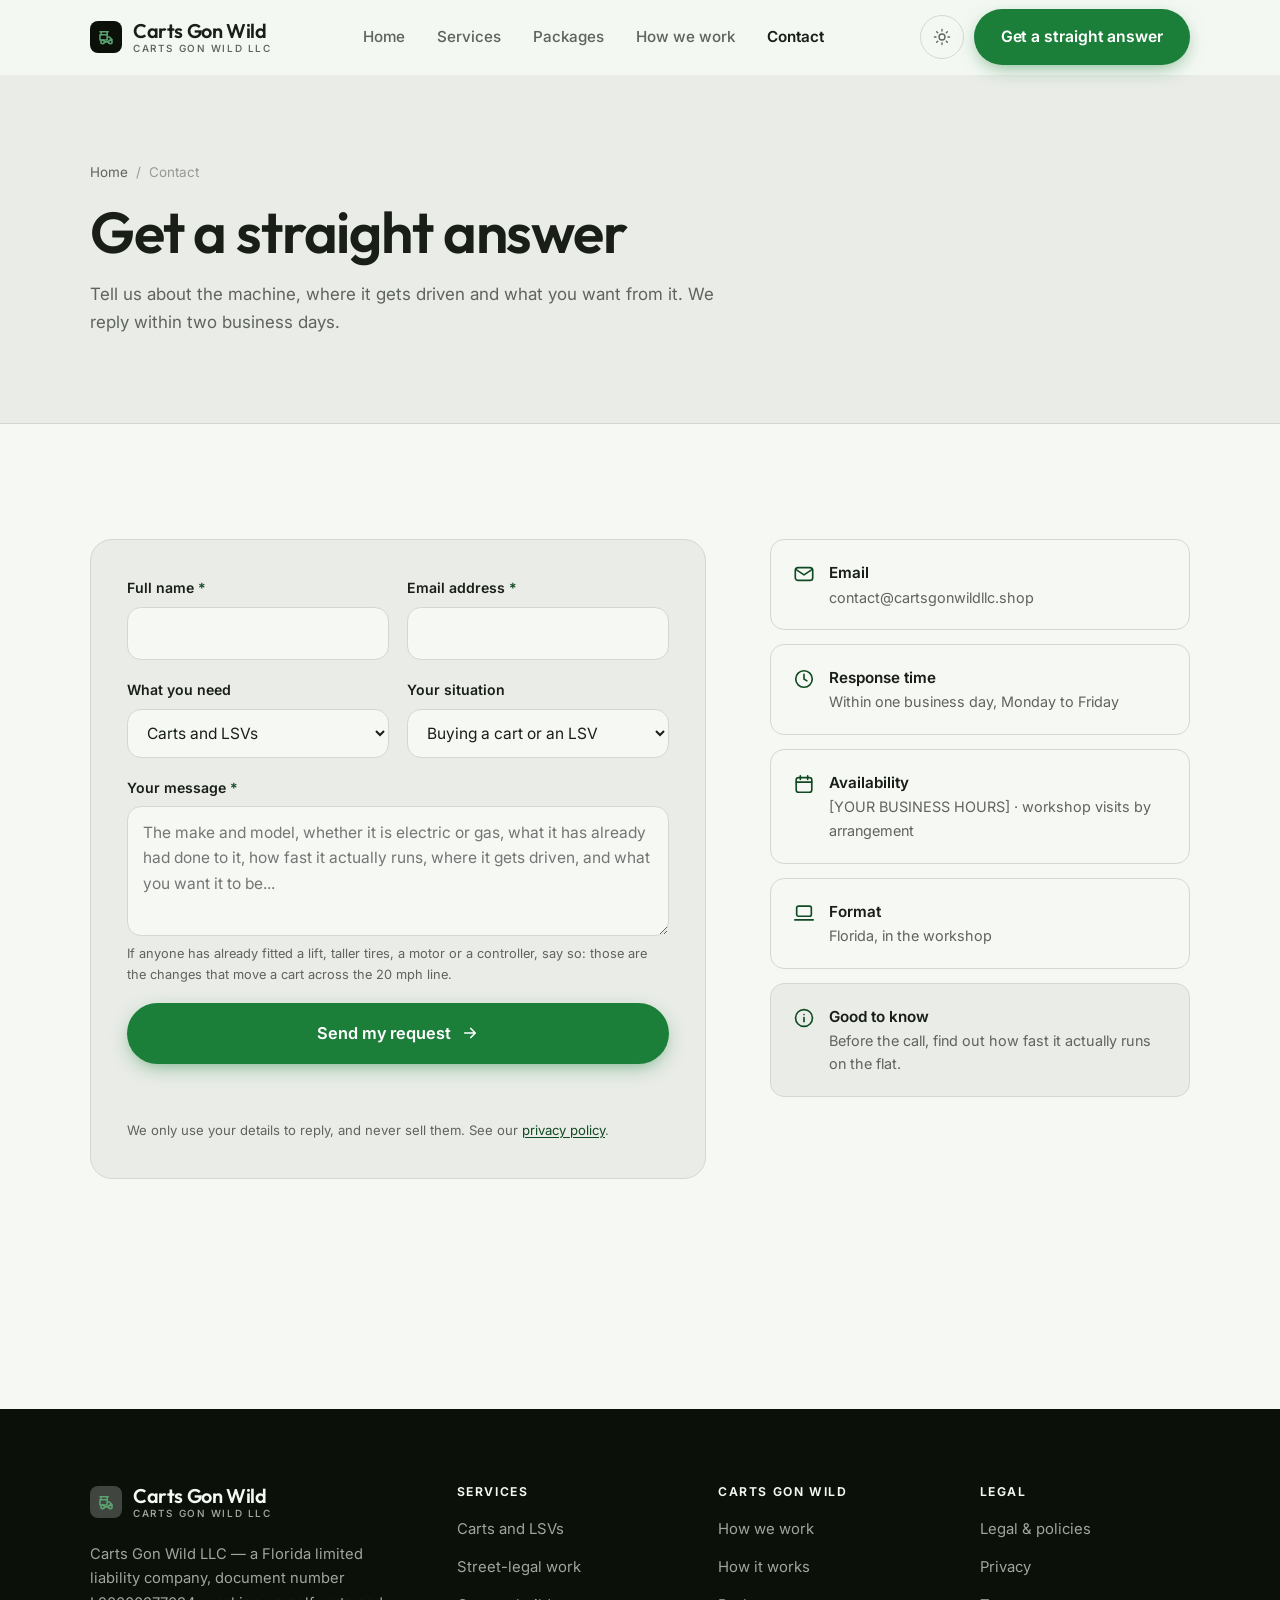
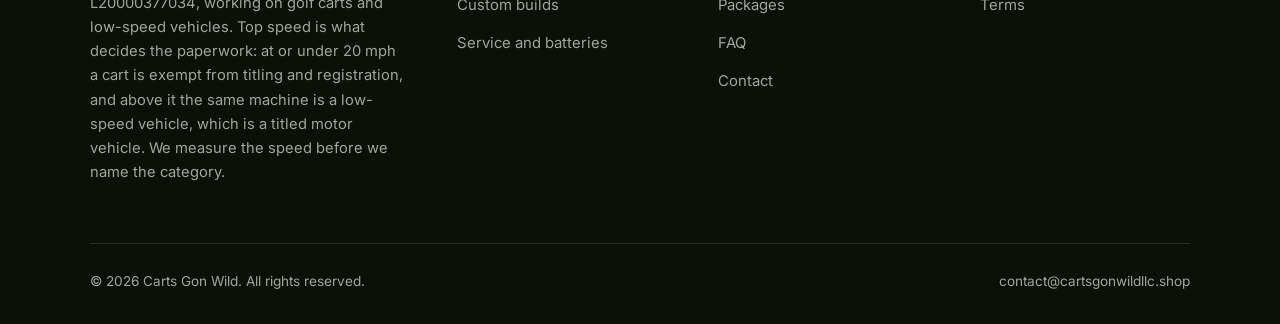
<file: contact.html>
<!DOCTYPE html>
<html lang="en" class="no-js">
<head>
<meta charset="utf-8">
<meta name="viewport" content="width=device-width, initial-scale=1">
<title>Contact — Carts Gon Wild</title>
<meta name="description" content="Contact Carts Gon Wild LLC about a golf cart, a low-speed vehicle, a custom build or a conversion. We reply within two business days.">
<link rel="canonical" href="https://cartsgonwildllc.shop/contact.html">

<meta property="og:type" content="website">
<meta property="og:url" content="https://cartsgonwildllc.shop/contact.html">
<meta property="og:site_name" content="Carts Gon Wild">
<meta property="og:locale" content="en_US">
<meta property="og:title" content="Contact — Carts Gon Wild">
<meta property="og:description" content="Contact Carts Gon Wild LLC about a golf cart, a low-speed vehicle, a custom build or a conversion. We reply within two business days.">
<meta name="theme-color" content="#0b1109">

<link rel="icon" href="assets/img/favicon.svg" type="image/svg+xml">
<link rel="preconnect" href="https://fonts.googleapis.com">
<link rel="preconnect" href="https://fonts.gstatic.com" crossorigin>
<link rel="stylesheet" href="https://fonts.googleapis.com/css2?family=Outfit:wght@400;500;600;700&family=Inter:wght@400..700&display=swap">
<link rel="stylesheet" href="assets/css/style.css">

<!-- Thème appliqué avant le premier rendu (évite le flash) -->
<script>
document.documentElement.classList.remove('no-js');
(function(){try{var t=localStorage.getItem('site-theme');if(t){document.documentElement.setAttribute('data-theme',t);}}catch(e){}})();
</script>
</head>

<body>
<a class="skip-link" href="#main">Skip to main content</a>

<header class="site-header">
  <nav class="wrap nav" aria-label="Main navigation">
    <a class="brand" href="index.html">
      <svg class="brand__mark" viewBox="0 0 64 64" aria-hidden="true">
        <rect class="bm-bg" width="64" height="64" rx="16"/>
        <g class="bm-ic" transform="translate(14 14) scale(1.5)" fill="none" stroke-width="2.1" stroke-linecap="round" stroke-linejoin="round"><path d="M4 5h11M5.5 5v4M13.5 5v4"/><path d="M4 9h9.5v7H4zM13.5 12h3l3.5 3.5V16h-2.2"/><circle cx="7.5" cy="18.5" r="2.3"/><circle cx="17.8" cy="18.5" r="2.3"/><path d="M9.8 18.5h5.7"/></g>
      </svg>
      <span>Carts Gon Wild<span class="brand__sub">CARTS GON WILD LLC</span></span>
    </a>

    <ul class="nav__links" id="nav-links">
      <li><a href="index.html">Home</a></li>
      <li><a href="programs.html">Services</a></li>
      <li><a href="index.html#pricing">Packages</a></li>
      <li><a href="about.html">How we work</a></li>
      <li><a href="contact.html" aria-current="page">Contact</a></li>
      <li><a class="btn btn--primary" href="contact.html">Get a straight answer</a></li>
    </ul>

    <div class="nav__cta">
      <button class="theme-toggle" type="button" aria-label="Switch to dark theme">
        <svg class="icon-sun" viewBox="0 0 24 24" fill="none" stroke="currentColor" stroke-width="1.8" stroke-linecap="round" aria-hidden="true"><circle cx="12" cy="12" r="4"/><path d="M12 2v2m0 16v2M2 12h2m16 0h2M4.9 4.9l1.4 1.4m11.4 11.4 1.4 1.4M19.1 4.9l-1.4 1.4M6.3 17.7l-1.4 1.4"/></svg>
        <svg class="icon-moon" viewBox="0 0 24 24" fill="none" stroke="currentColor" stroke-width="1.8" stroke-linecap="round" stroke-linejoin="round" aria-hidden="true"><path d="M21 12.8A9 9 0 1 1 11.2 3a7 7 0 0 0 9.8 9.8z"/></svg>
      </button>
      <a class="btn btn--primary" href="contact.html">Get a straight answer</a>
      <button class="nav__toggle" type="button" aria-expanded="false" aria-controls="nav-links" aria-label="Open menu">
        <svg class="icon-open" viewBox="0 0 24 24" fill="none" stroke="currentColor" stroke-width="2" stroke-linecap="round" aria-hidden="true"><path d="M3 6h18M3 12h18M3 18h18"/></svg>
        <svg class="icon-close" viewBox="0 0 24 24" fill="none" stroke="currentColor" stroke-width="2" stroke-linecap="round" aria-hidden="true"><path d="M6 6l12 12M18 6L6 18"/></svg>
      </button>
    </div>
  </nav>
</header>

<main id="main">

<section class="page-head">
  <div class="wrap">
    <nav class="breadcrumb" aria-label="Breadcrumb">
      <a href="index.html">Home</a><span>/</span><span aria-current="page">Contact</span>
    </nav>
    <h1>Get a straight answer</h1>
    <p>Tell us about the machine, where it gets driven and what you want from it. We reply within two business days.</p>
  </div>
</section>

<section class="section wrap">
  <div class="form-layout">

    <!--
      FORM: the action attribute holds a placeholder id. Create a free form at
      https://formspree.io and replace VOTRE_ID_FORMSPREE. Until then, the button
      opens the visitor's email app with a pre-filled message to contact@cartsgonwildllc.shop.
    -->
    <form class="form" id="contact-form" action="https://formspree.io/f/VOTRE_ID_FORMSPREE" method="POST"
          data-email="contact@cartsgonwildllc.shop" data-subject="Cart enquiry"
          data-msg-mail="Your email app will open with the message ready to send." data-msg-sending="Sending…"
          data-msg-ok="Thanks! Your message is on its way. We reply within one business day." data-msg-err="Sending failed. Please email us directly at">
      <div class="form__row">
        <div class="field">
          <label for="nom">Full name <span class="req" aria-hidden="true">*</span></label>
          <input type="text" id="nom" name="nom" autocomplete="name" required>
        </div>
        <div class="field">
          <label for="email">Email address <span class="req" aria-hidden="true">*</span></label>
          <input type="email" id="email" name="email" autocomplete="email" required>
        </div>
      </div>

      <div class="form__row">
        <div class="field">
          <label for="programme">What you need</label>
          <select id="programme" name="programme">
            <option>Carts and LSVs</option>
            <option>Street-legal work</option>
            <option>Custom builds</option>
            <option>Service and batteries</option>
            <option>Not sure yet</option>
          </select>
        </div>
        <div class="field">
          <label for="niveau">Your situation</label>
          <select id="niveau" name="niveau">
            <option>Buying a cart or an LSV</option>
            <option>A street-legal conversion</option>
            <option>A custom build</option>
            <option>Service or repair</option>
          </select>
        </div>
      </div>

      <div class="field">
        <label for="message">Your message <span class="req" aria-hidden="true">*</span></label>
        <textarea id="message" name="message" required placeholder="The make and model, whether it is electric or gas, what it has already had done to it, how fast it actually runs, where it gets driven, and what you want it to be..."></textarea>
        <span class="field__hint">If anyone has already fitted a lift, taller tires, a motor or a controller, say so: those are the changes that move a cart across the 20 mph line.</span>
      </div>

      <!-- Bot trap: hidden from humans -->
      <div class="visually-hidden" aria-hidden="true">
        <label for="site-web">Leave this field empty</label>
        <input type="text" id="site-web" name="_gotcha" tabindex="-1" autocomplete="off">
      </div>

      <button class="btn btn--primary btn--lg" type="submit">Send my request <svg viewBox="0 0 24 24" fill="none" stroke="currentColor" stroke-width="2.2" stroke-linecap="round" stroke-linejoin="round" aria-hidden="true"><path d="M5 12h14M13 6l6 6-6 6"/></svg></button>

      <p id="form-status" class="form__status" role="status" aria-live="polite"></p>

      <p class="form__note">
        We only use your details to reply, and never sell them. See our <a href="legal.html#privacy">privacy policy</a>.
      </p>
    </form>

    <aside class="contact-aside">
      <div class="contact-card">
        <svg viewBox="0 0 24 24" fill="none" stroke="currentColor" stroke-width="1.8" stroke-linecap="round" stroke-linejoin="round" aria-hidden="true"><rect x="2.5" y="5" width="19" height="14" rx="3"/><path d="M3 7l9 6 9-6"/></svg>
        <div><b>Email</b><a href="mailto:contact@cartsgonwildllc.shop">contact@cartsgonwildllc.shop</a></div>
      </div>
      <div class="contact-card">
        <svg viewBox="0 0 24 24" fill="none" stroke="currentColor" stroke-width="1.8" stroke-linecap="round" stroke-linejoin="round" aria-hidden="true"><circle cx="12" cy="12" r="9"/><path d="M12 7v5l3.2 2"/></svg>
        <div><b>Response time</b><span>Within one business day, Monday to Friday</span></div>
      </div>
      <div class="contact-card">
        <svg viewBox="0 0 24 24" fill="none" stroke="currentColor" stroke-width="1.8" stroke-linecap="round" stroke-linejoin="round" aria-hidden="true"><rect x="3.5" y="5" width="17" height="16" rx="2.5"/><path d="M8 3v4M16 3v4M3.5 10h17"/></svg>
        <div><b>Availability</b><span>[YOUR BUSINESS HOURS] · workshop visits by arrangement</span></div>
      </div>
      <div class="contact-card">
        <svg viewBox="0 0 24 24" fill="none" stroke="currentColor" stroke-width="1.8" stroke-linecap="round" stroke-linejoin="round" aria-hidden="true"><rect x="4" y="4.5" width="16" height="11" rx="2"/><path d="M2 19.5h20"/></svg>
        <div><b>Format</b><span>Florida, in the workshop</span></div>
      </div>
      <div class="contact-card contact-card--soft">
        <svg viewBox="0 0 24 24" fill="none" stroke="currentColor" stroke-width="1.8" stroke-linecap="round" stroke-linejoin="round" aria-hidden="true"><circle cx="12" cy="12" r="9.2"/><path d="M12 16v-4.5M12 8.2v.1"/></svg>
        <div><b>Good to know</b><span>Before the call, find out how fast it actually runs on the flat.</span></div>
      </div>
    </aside>

  </div>
</section>

</main>

<footer class="site-footer">
  <div class="wrap">
    <div class="footer__grid">
      <div class="footer__brand">
        <a class="brand" href="index.html">
          <svg class="brand__mark" viewBox="0 0 64 64" aria-hidden="true">
        <rect class="bm-bg" width="64" height="64" rx="16"/>
        <g class="bm-ic" transform="translate(14 14) scale(1.5)" fill="none" stroke-width="2.1" stroke-linecap="round" stroke-linejoin="round"><path d="M4 5h11M5.5 5v4M13.5 5v4"/><path d="M4 9h9.5v7H4zM13.5 12h3l3.5 3.5V16h-2.2"/><circle cx="7.5" cy="18.5" r="2.3"/><circle cx="17.8" cy="18.5" r="2.3"/><path d="M9.8 18.5h5.7"/></g>
      </svg>
          <span>Carts Gon Wild<span class="brand__sub">CARTS GON WILD LLC</span></span>
        </a>
        <p>Carts Gon Wild LLC — a Florida limited liability company, document number L20000377034, working on golf carts and low-speed vehicles. Top speed is what decides the paperwork: at or under 20 mph a cart is exempt from titling and registration, and above it the same machine is a low-speed vehicle, which is a titled motor vehicle. We measure the speed before we name the category.</p>
      </div>

      <div class="footer__col">
        <h4>Services</h4>
        <ul>
          <li><a href="programs.html#carts">Carts and LSVs</a></li>
          <li><a href="programs.html#streetlegal">Street-legal work</a></li>
          <li><a href="programs.html#custom">Custom builds</a></li>
          <li><a href="programs.html#service">Service and batteries</a></li>
        </ul>
      </div>

      <div class="footer__col">
        <h4>Carts Gon Wild</h4>
        <ul>
          <li><a href="about.html">How we work</a></li>
          <li><a href="index.html#how-it-works">How it works</a></li>
          <li><a href="index.html#pricing">Packages</a></li>
          <li><a href="index.html#faq">FAQ</a></li>
          <li><a href="contact.html">Contact</a></li>
        </ul>
      </div>

      <div class="footer__col">
        <h4>Legal</h4>
        <ul>
          <li><a href="legal.html">Legal &amp; policies</a></li>
          <li><a href="legal.html#privacy">Privacy</a></li>
          <li><a href="legal.html#terms">Terms</a></li>
        </ul>
      </div>
    </div>

    <div class="footer__bottom">
      <p>© <span data-year>2026</span> Carts Gon Wild. All rights reserved.</p>
      <p><a href="mailto:contact@cartsgonwildllc.shop">contact@cartsgonwildllc.shop</a></p>
    </div>
  </div>
</footer>

<script src="assets/js/main.js" defer></script>
</body>
</html>
</file>
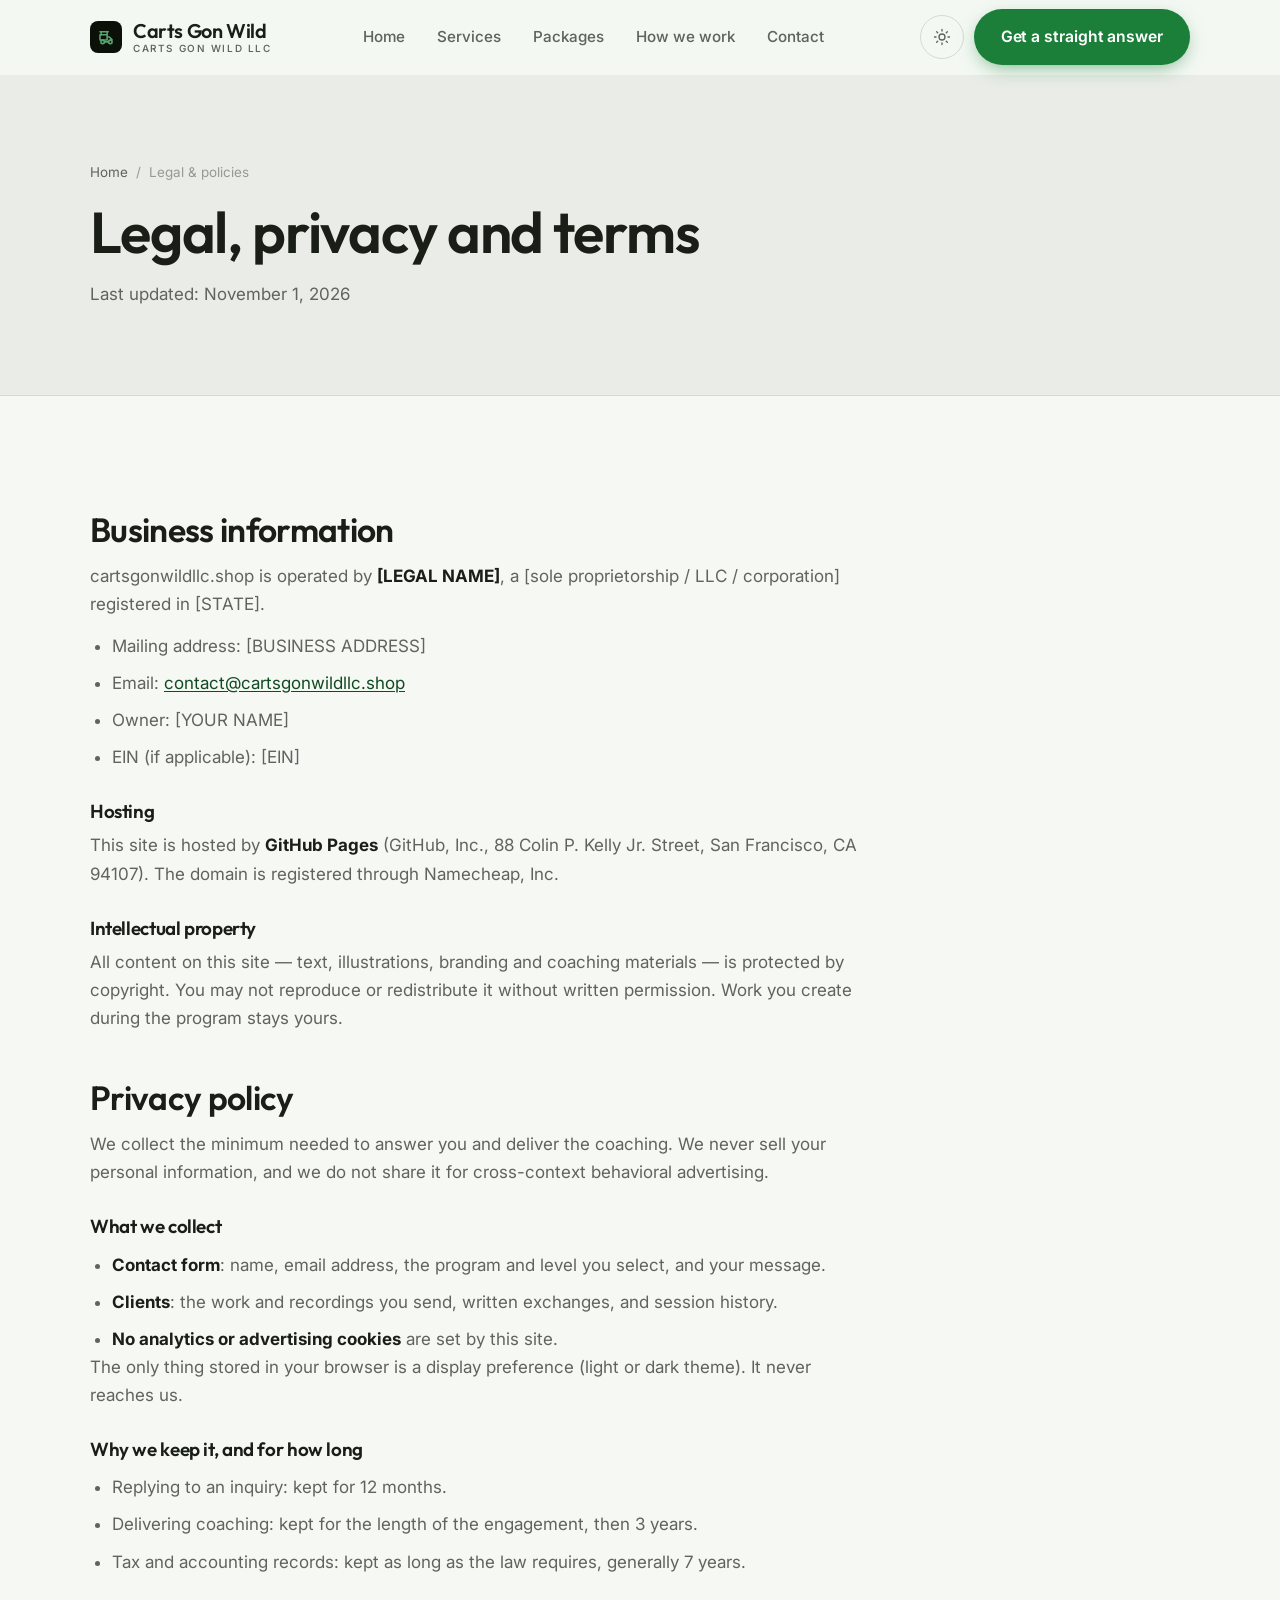
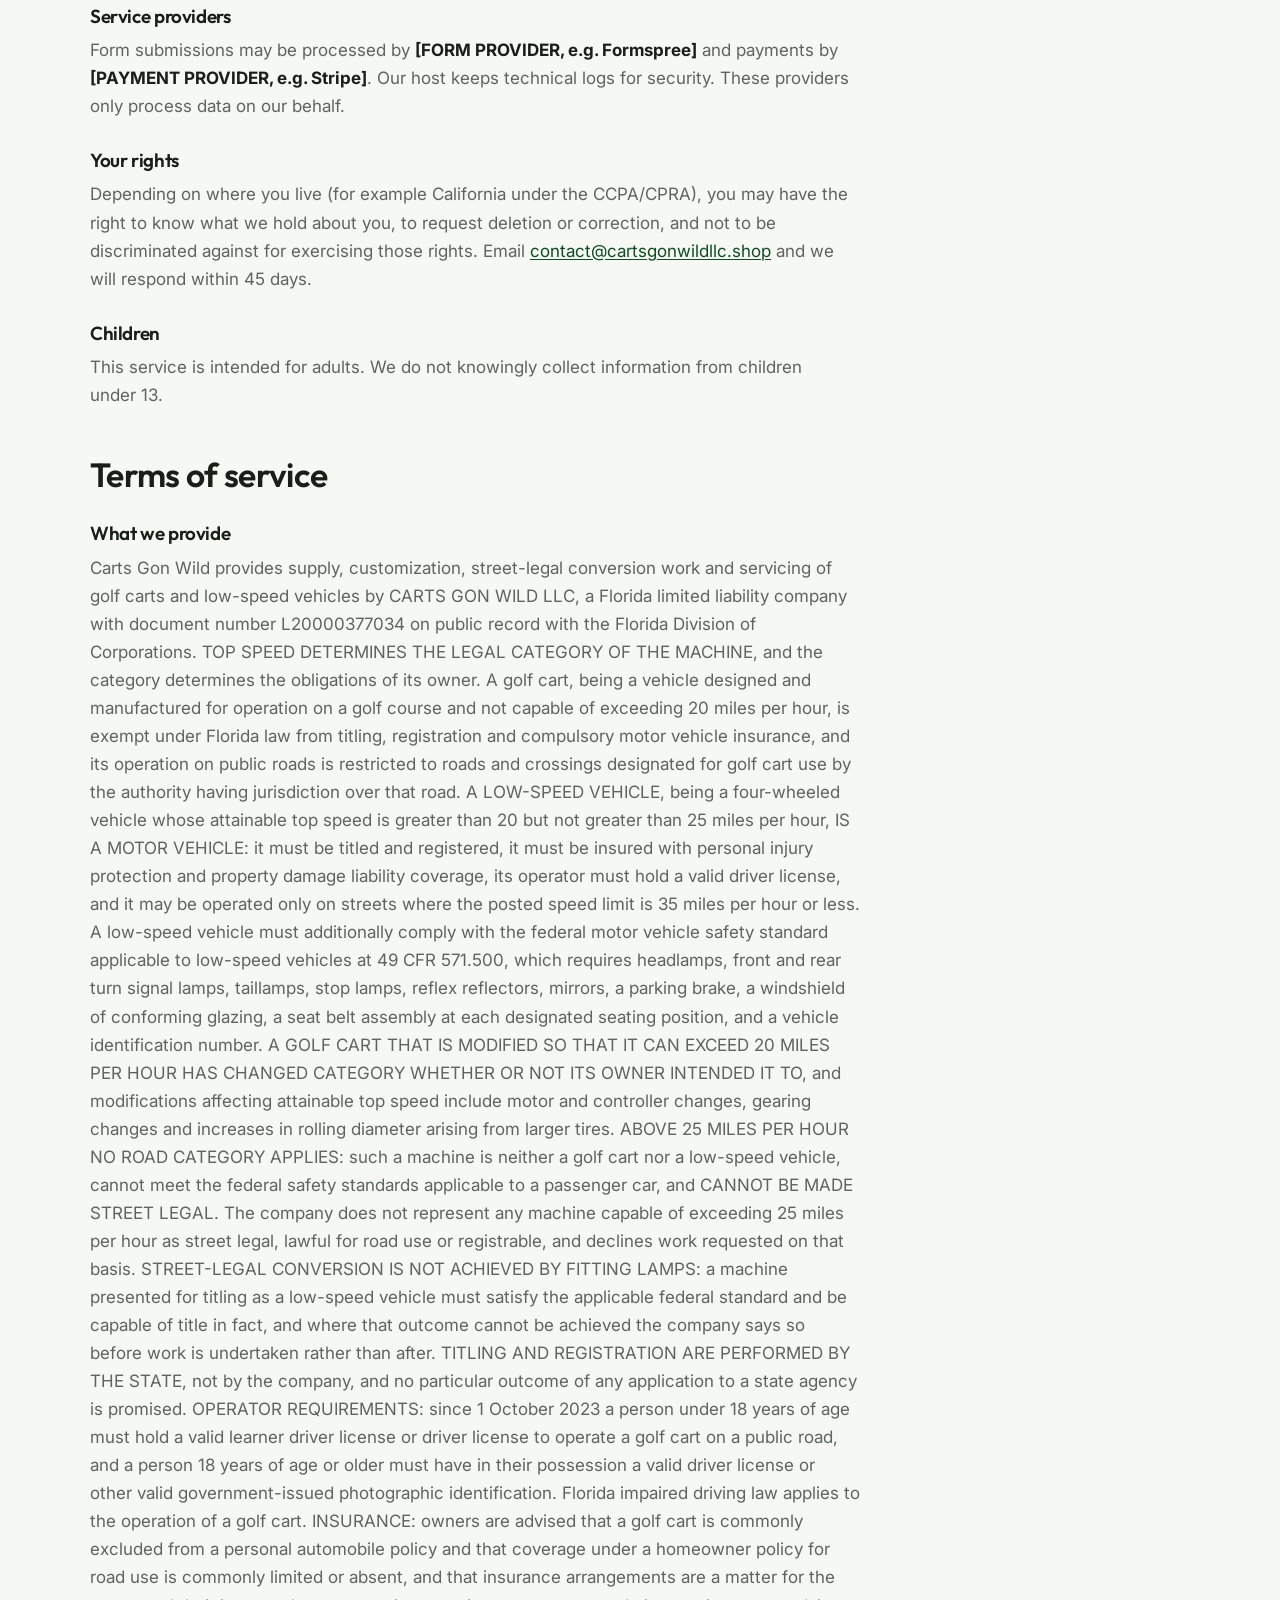
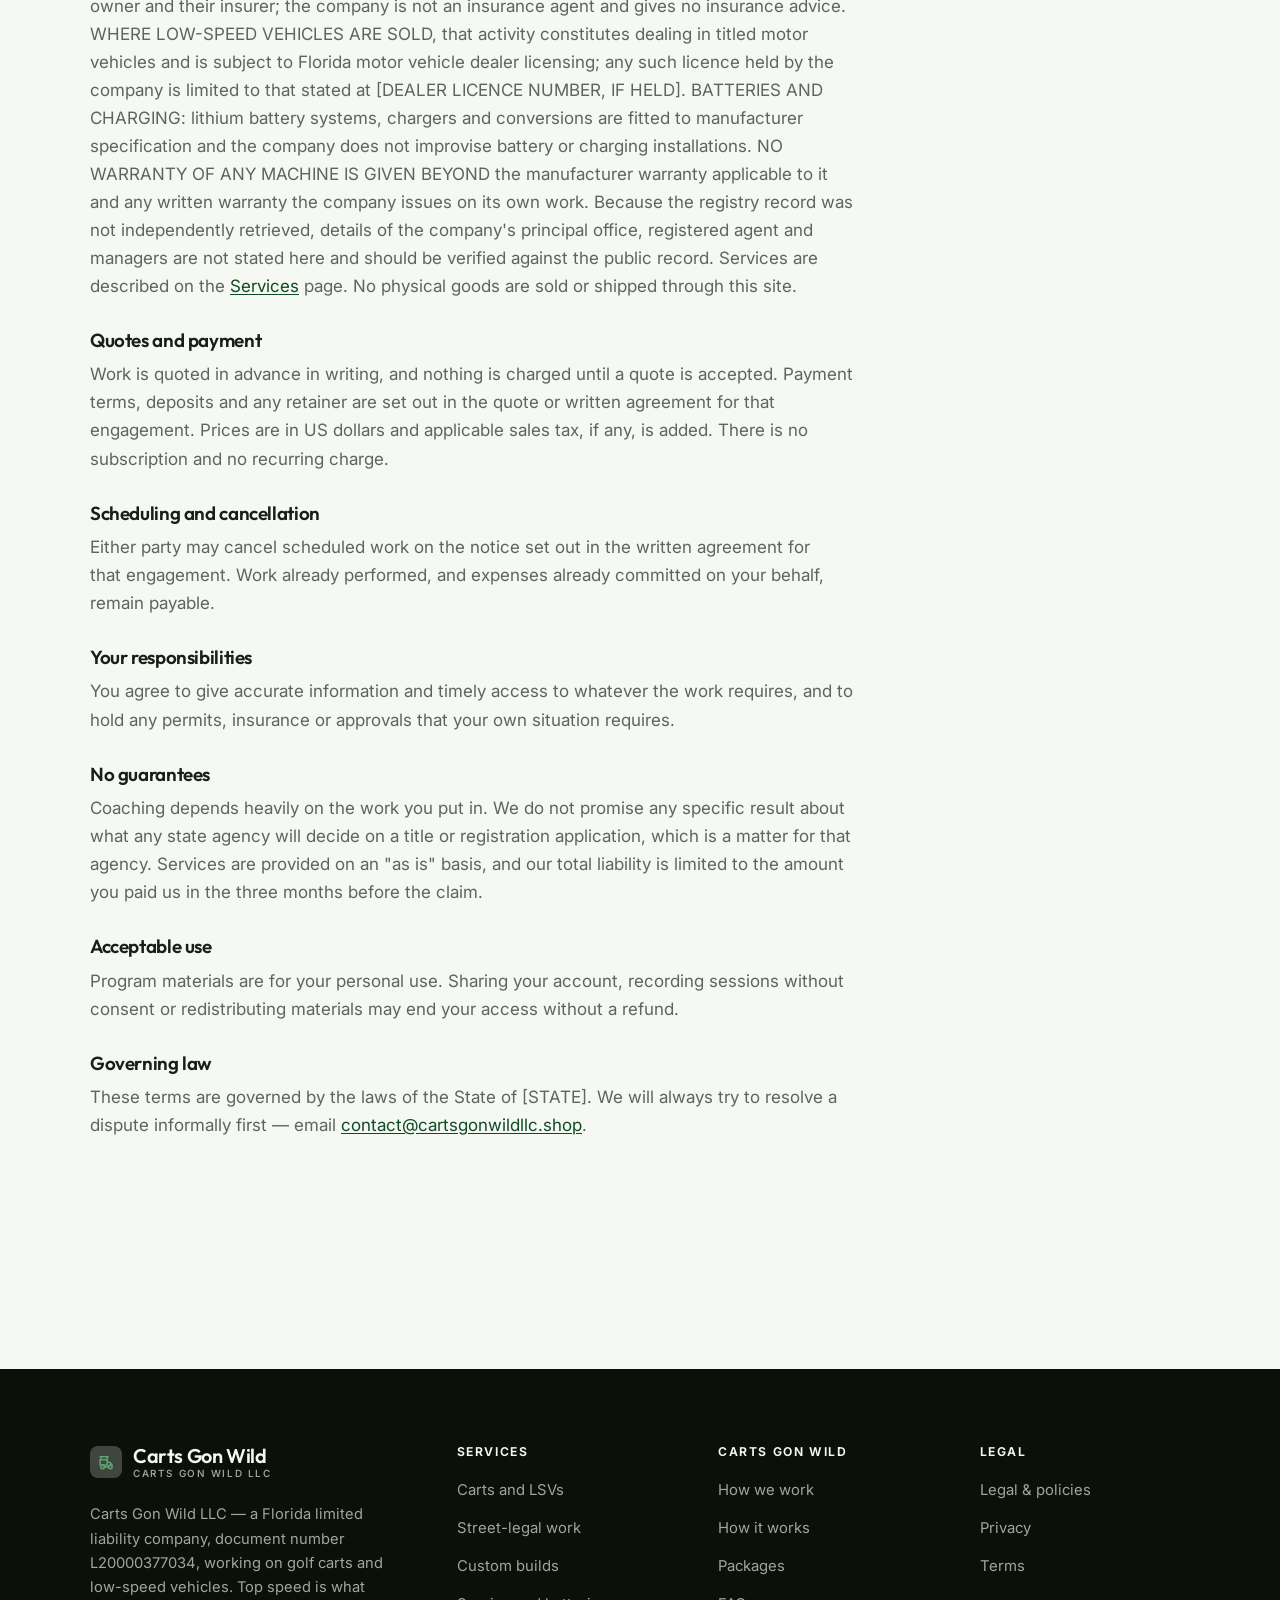
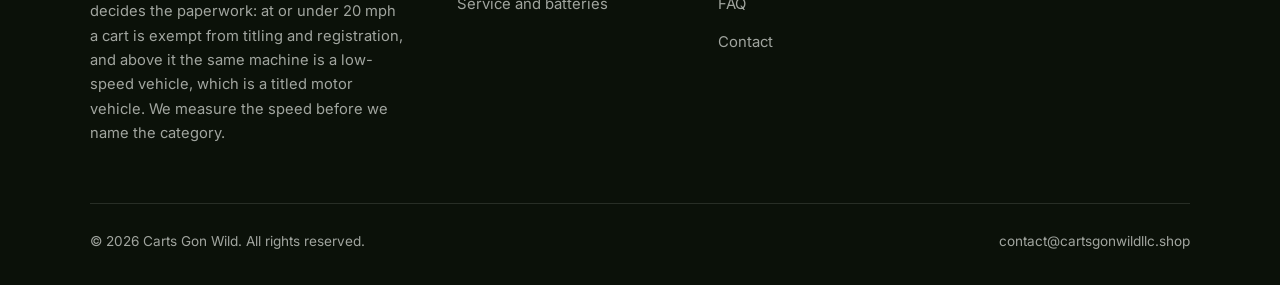
<file: legal.html>
<!DOCTYPE html>
<html lang="en" class="no-js">
<head>
<meta charset="utf-8">
<meta name="viewport" content="width=device-width, initial-scale=1">
<title>Legal, privacy and terms — Carts Gon Wild</title>
<meta name="description" content="Business information, privacy policy and terms of service for Carts Gon Wild.">
<meta name="robots" content="noindex">

<meta property="og:type" content="website">
<meta property="og:url" content="https://cartsgonwildllc.shop/legal.html">
<meta property="og:site_name" content="Carts Gon Wild">
<meta property="og:locale" content="en_US">
<meta property="og:title" content="Legal, privacy and terms — Carts Gon Wild">
<meta property="og:description" content="Business information, privacy policy and terms of service for Carts Gon Wild.">
<meta name="theme-color" content="#0b1109">

<link rel="icon" href="assets/img/favicon.svg" type="image/svg+xml">
<link rel="preconnect" href="https://fonts.googleapis.com">
<link rel="preconnect" href="https://fonts.gstatic.com" crossorigin>
<link rel="stylesheet" href="https://fonts.googleapis.com/css2?family=Outfit:wght@400;500;600;700&family=Inter:wght@400..700&display=swap">
<link rel="stylesheet" href="assets/css/style.css">

<!-- Thème appliqué avant le premier rendu (évite le flash) -->
<script>
document.documentElement.classList.remove('no-js');
(function(){try{var t=localStorage.getItem('site-theme');if(t){document.documentElement.setAttribute('data-theme',t);}}catch(e){}})();
</script>
</head>

<body>
<a class="skip-link" href="#main">Skip to main content</a>

<header class="site-header">
  <nav class="wrap nav" aria-label="Main navigation">
    <a class="brand" href="index.html">
      <svg class="brand__mark" viewBox="0 0 64 64" aria-hidden="true">
        <rect class="bm-bg" width="64" height="64" rx="16"/>
        <g class="bm-ic" transform="translate(14 14) scale(1.5)" fill="none" stroke-width="2.1" stroke-linecap="round" stroke-linejoin="round"><path d="M4 5h11M5.5 5v4M13.5 5v4"/><path d="M4 9h9.5v7H4zM13.5 12h3l3.5 3.5V16h-2.2"/><circle cx="7.5" cy="18.5" r="2.3"/><circle cx="17.8" cy="18.5" r="2.3"/><path d="M9.8 18.5h5.7"/></g>
      </svg>
      <span>Carts Gon Wild<span class="brand__sub">CARTS GON WILD LLC</span></span>
    </a>

    <ul class="nav__links" id="nav-links">
      <li><a href="index.html">Home</a></li>
      <li><a href="programs.html">Services</a></li>
      <li><a href="index.html#pricing">Packages</a></li>
      <li><a href="about.html">How we work</a></li>
      <li><a href="contact.html">Contact</a></li>
      <li><a class="btn btn--primary" href="contact.html">Get a straight answer</a></li>
    </ul>

    <div class="nav__cta">
      <button class="theme-toggle" type="button" aria-label="Switch to dark theme">
        <svg class="icon-sun" viewBox="0 0 24 24" fill="none" stroke="currentColor" stroke-width="1.8" stroke-linecap="round" aria-hidden="true"><circle cx="12" cy="12" r="4"/><path d="M12 2v2m0 16v2M2 12h2m16 0h2M4.9 4.9l1.4 1.4m11.4 11.4 1.4 1.4M19.1 4.9l-1.4 1.4M6.3 17.7l-1.4 1.4"/></svg>
        <svg class="icon-moon" viewBox="0 0 24 24" fill="none" stroke="currentColor" stroke-width="1.8" stroke-linecap="round" stroke-linejoin="round" aria-hidden="true"><path d="M21 12.8A9 9 0 1 1 11.2 3a7 7 0 0 0 9.8 9.8z"/></svg>
      </button>
      <a class="btn btn--primary" href="contact.html">Get a straight answer</a>
      <button class="nav__toggle" type="button" aria-expanded="false" aria-controls="nav-links" aria-label="Open menu">
        <svg class="icon-open" viewBox="0 0 24 24" fill="none" stroke="currentColor" stroke-width="2" stroke-linecap="round" aria-hidden="true"><path d="M3 6h18M3 12h18M3 18h18"/></svg>
        <svg class="icon-close" viewBox="0 0 24 24" fill="none" stroke="currentColor" stroke-width="2" stroke-linecap="round" aria-hidden="true"><path d="M6 6l12 12M18 6L6 18"/></svg>
      </button>
    </div>
  </nav>
</header>

<main id="main">

<section class="page-head">
  <div class="wrap">
    <nav class="breadcrumb" aria-label="Breadcrumb">
      <a href="index.html">Home</a><span>/</span><span aria-current="page">Legal &amp; policies</span>
    </nav>
    <h1>Legal, privacy and terms</h1>
    <p>Last updated: <time datetime="2026-11-01">November 1, 2026</time></p>
  </div>
</section>

<section class="section wrap">
  <div class="prose">

    <!--
      TO DO: this is a skeleton, not legal advice. Replace every [BRACKET] with
      your real details before selling, and have a lawyer review it if you can.
      Consumer protection rules differ by state.
    -->

    <h2 id="business">Business information</h2>
    <p>
      cartsgonwildllc.shop is operated by <strong>[LEGAL NAME]</strong>, a [sole proprietorship / LLC / corporation]
      registered in [STATE].
    </p>
    <ul>
      <li>Mailing address: [BUSINESS ADDRESS]</li>
      <li>Email: <a href="mailto:contact@cartsgonwildllc.shop">contact@cartsgonwildllc.shop</a></li>
      <li>Owner: [YOUR NAME]</li>
      <li>EIN (if applicable): [EIN]</li>
    </ul>

    <h3>Hosting</h3>
    <p>
      This site is hosted by <strong>GitHub Pages</strong> (GitHub, Inc., 88 Colin P. Kelly Jr. Street,
      San Francisco, CA 94107). The domain is registered through Namecheap, Inc.
    </p>

    <h3>Intellectual property</h3>
    <p>
      All content on this site — text, illustrations, branding and coaching materials — is protected by
      copyright. You may not reproduce or redistribute it without written permission. Work you create during
      the program stays yours.
    </p>

    <h2 id="privacy">Privacy policy</h2>
    <p>
      We collect the minimum needed to answer you and deliver the coaching. We never sell your personal
      information, and we do not share it for cross-context behavioral advertising.
    </p>
    <h3>What we collect</h3>
    <ul>
      <li><strong>Contact form</strong>: name, email address, the program and level you select, and your message.</li>
      <li><strong>Clients</strong>: the work and recordings you send, written exchanges, and session history.</li>
      <li><strong>No analytics or advertising cookies</strong> are set by this site.</li>
    </ul>
    <p>
      The only thing stored in your browser is a display preference (light or dark theme). It never reaches us.
    </p>
    <h3>Why we keep it, and for how long</h3>
    <ul>
      <li>Replying to an inquiry: kept for 12 months.</li>
      <li>Delivering coaching: kept for the length of the engagement, then 3 years.</li>
      <li>Tax and accounting records: kept as long as the law requires, generally 7 years.</li>
    </ul>
    <h3>Service providers</h3>
    <p>
      Form submissions may be processed by <strong>[FORM PROVIDER, e.g. Formspree]</strong> and payments by
      <strong>[PAYMENT PROVIDER, e.g. Stripe]</strong>. Our host keeps technical logs for security. These
      providers only process data on our behalf.
    </p>
    <h3>Your rights</h3>
    <p>
      Depending on where you live (for example California under the CCPA/CPRA), you may have the right to
      know what we hold about you, to request deletion or correction, and not to be discriminated against for
      exercising those rights. Email <a href="mailto:contact@cartsgonwildllc.shop">contact@cartsgonwildllc.shop</a> and we will respond within 45 days.
    </p>
    <h3>Children</h3>
    <p>
      This service is intended for adults. We do not knowingly collect information from children under 13.
    </p>

    <h2 id="terms">Terms of service</h2>
    <h3>What we provide</h3>
    <p>
      Carts Gon Wild provides supply, customization, street-legal conversion work and servicing of golf carts and low-speed vehicles by CARTS GON WILD LLC, a Florida limited liability company with document number L20000377034 on public record with the Florida Division of Corporations. TOP SPEED DETERMINES THE LEGAL CATEGORY OF THE MACHINE, and the category determines the obligations of its owner. A golf cart, being a vehicle designed and manufactured for operation on a golf course and not capable of exceeding 20 miles per hour, is exempt under Florida law from titling, registration and compulsory motor vehicle insurance, and its operation on public roads is restricted to roads and crossings designated for golf cart use by the authority having jurisdiction over that road. A LOW-SPEED VEHICLE, being a four-wheeled vehicle whose attainable top speed is greater than 20 but not greater than 25 miles per hour, IS A MOTOR VEHICLE: it must be titled and registered, it must be insured with personal injury protection and property damage liability coverage, its operator must hold a valid driver license, and it may be operated only on streets where the posted speed limit is 35 miles per hour or less. A low-speed vehicle must additionally comply with the federal motor vehicle safety standard applicable to low-speed vehicles at 49 CFR 571.500, which requires headlamps, front and rear turn signal lamps, taillamps, stop lamps, reflex reflectors, mirrors, a parking brake, a windshield of conforming glazing, a seat belt assembly at each designated seating position, and a vehicle identification number. A GOLF CART THAT IS MODIFIED SO THAT IT CAN EXCEED 20 MILES PER HOUR HAS CHANGED CATEGORY WHETHER OR NOT ITS OWNER INTENDED IT TO, and modifications affecting attainable top speed include motor and controller changes, gearing changes and increases in rolling diameter arising from larger tires. ABOVE 25 MILES PER HOUR NO ROAD CATEGORY APPLIES: such a machine is neither a golf cart nor a low-speed vehicle, cannot meet the federal safety standards applicable to a passenger car, and CANNOT BE MADE STREET LEGAL. The company does not represent any machine capable of exceeding 25 miles per hour as street legal, lawful for road use or registrable, and declines work requested on that basis. STREET-LEGAL CONVERSION IS NOT ACHIEVED BY FITTING LAMPS: a machine presented for titling as a low-speed vehicle must satisfy the applicable federal standard and be capable of title in fact, and where that outcome cannot be achieved the company says so before work is undertaken rather than after. TITLING AND REGISTRATION ARE PERFORMED BY THE STATE, not by the company, and no particular outcome of any application to a state agency is promised. OPERATOR REQUIREMENTS: since 1 October 2023 a person under 18 years of age must hold a valid learner driver license or driver license to operate a golf cart on a public road, and a person 18 years of age or older must have in their possession a valid driver license or other valid government-issued photographic identification. Florida impaired driving law applies to the operation of a golf cart. INSURANCE: owners are advised that a golf cart is commonly excluded from a personal automobile policy and that coverage under a homeowner policy for road use is commonly limited or absent, and that insurance arrangements are a matter for the owner and their insurer; the company is not an insurance agent and gives no insurance advice. WHERE LOW-SPEED VEHICLES ARE SOLD, that activity constitutes dealing in titled motor vehicles and is subject to Florida motor vehicle dealer licensing; any such licence held by the company is limited to that stated at [DEALER LICENCE NUMBER, IF HELD]. BATTERIES AND CHARGING: lithium battery systems, chargers and conversions are fitted to manufacturer specification and the company does not improvise battery or charging installations. NO WARRANTY OF ANY MACHINE IS GIVEN BEYOND the manufacturer warranty applicable to it and any written warranty the company issues on its own work. Because the registry record was not independently retrieved, details of the company's principal office, registered agent and managers are not stated here and should be verified against the public record. Services are described on the
      <a href="programs.html">Services</a> page. No physical goods are sold or shipped through this site.
    </p>
    <h3>Quotes and payment</h3>
    <p>
      Work is quoted in advance in writing, and nothing is charged until a quote is accepted. Payment terms,
      deposits and any retainer are set out in the quote or written agreement for that engagement. Prices are in
      US dollars and applicable sales tax, if any, is added. There is no subscription and no recurring charge.
    </p>
    <h3>Scheduling and cancellation</h3>
    <p>
      Either party may cancel scheduled work on the notice set out in the written agreement for that engagement.
      Work already performed, and expenses already committed on your behalf, remain payable.
    </p>
    <h3>Your responsibilities</h3>
    <p>
      You agree to give accurate information and timely access to whatever the work requires, and to hold any
      permits, insurance or approvals that your own situation requires.
    </p>

    <h3>No guarantees</h3>
    <p>
      Coaching depends heavily on the work you put in. We do not promise any specific result
      about what any state agency will decide on a title or registration application, which is a matter for that agency. Services are provided on an "as is" basis, and our total
      liability is limited to the amount you paid us in the three months before the claim.
    </p>
    <h3>Acceptable use</h3>
    <p>
      Program materials are for your personal use. Sharing your account, recording sessions without consent
      or redistributing materials may end your access without a refund.
    </p>
    <h3>Governing law</h3>
    <p>
      These terms are governed by the laws of the State of [STATE]. We will always try to resolve a dispute
      informally first — email <a href="mailto:contact@cartsgonwildllc.shop">contact@cartsgonwildllc.shop</a>.
    </p>

  </div>
</section>

</main>

<footer class="site-footer">
  <div class="wrap">
    <div class="footer__grid">
      <div class="footer__brand">
        <a class="brand" href="index.html">
          <svg class="brand__mark" viewBox="0 0 64 64" aria-hidden="true">
        <rect class="bm-bg" width="64" height="64" rx="16"/>
        <g class="bm-ic" transform="translate(14 14) scale(1.5)" fill="none" stroke-width="2.1" stroke-linecap="round" stroke-linejoin="round"><path d="M4 5h11M5.5 5v4M13.5 5v4"/><path d="M4 9h9.5v7H4zM13.5 12h3l3.5 3.5V16h-2.2"/><circle cx="7.5" cy="18.5" r="2.3"/><circle cx="17.8" cy="18.5" r="2.3"/><path d="M9.8 18.5h5.7"/></g>
      </svg>
          <span>Carts Gon Wild<span class="brand__sub">CARTS GON WILD LLC</span></span>
        </a>
        <p>Carts Gon Wild LLC — a Florida limited liability company, document number L20000377034, working on golf carts and low-speed vehicles. Top speed is what decides the paperwork: at or under 20 mph a cart is exempt from titling and registration, and above it the same machine is a low-speed vehicle, which is a titled motor vehicle. We measure the speed before we name the category.</p>
      </div>

      <div class="footer__col">
        <h4>Services</h4>
        <ul>
          <li><a href="programs.html#carts">Carts and LSVs</a></li>
          <li><a href="programs.html#streetlegal">Street-legal work</a></li>
          <li><a href="programs.html#custom">Custom builds</a></li>
          <li><a href="programs.html#service">Service and batteries</a></li>
        </ul>
      </div>

      <div class="footer__col">
        <h4>Carts Gon Wild</h4>
        <ul>
          <li><a href="about.html">How we work</a></li>
          <li><a href="index.html#how-it-works">How it works</a></li>
          <li><a href="index.html#pricing">Packages</a></li>
          <li><a href="index.html#faq">FAQ</a></li>
          <li><a href="contact.html">Contact</a></li>
        </ul>
      </div>

      <div class="footer__col">
        <h4>Legal</h4>
        <ul>
          <li><a href="legal.html">Legal &amp; policies</a></li>
          <li><a href="legal.html#privacy">Privacy</a></li>
          <li><a href="legal.html#terms">Terms</a></li>
        </ul>
      </div>
    </div>

    <div class="footer__bottom">
      <p>© <span data-year>2026</span> Carts Gon Wild. All rights reserved.</p>
      <p><a href="mailto:contact@cartsgonwildllc.shop">contact@cartsgonwildllc.shop</a></p>
    </div>
  </div>
</footer>

<script src="assets/js/main.js" defer></script>
</body>
</html>
</file>
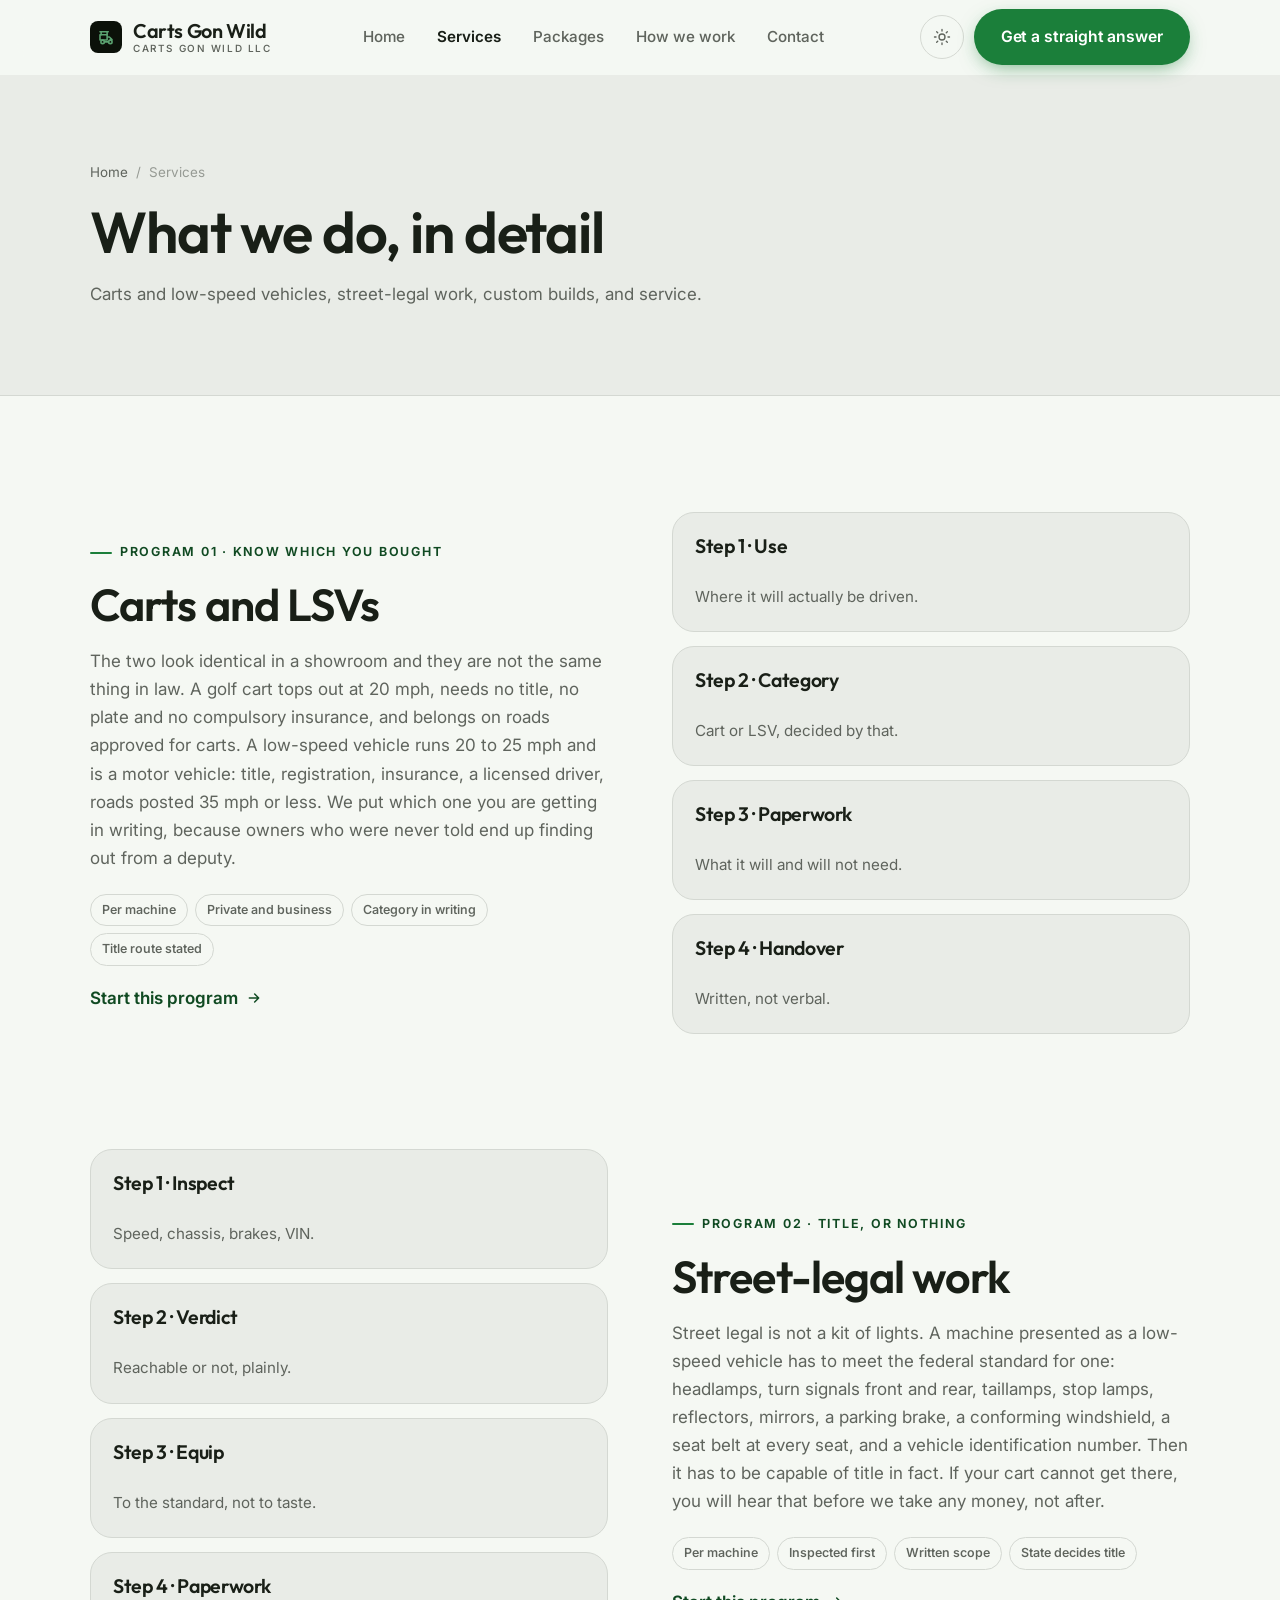
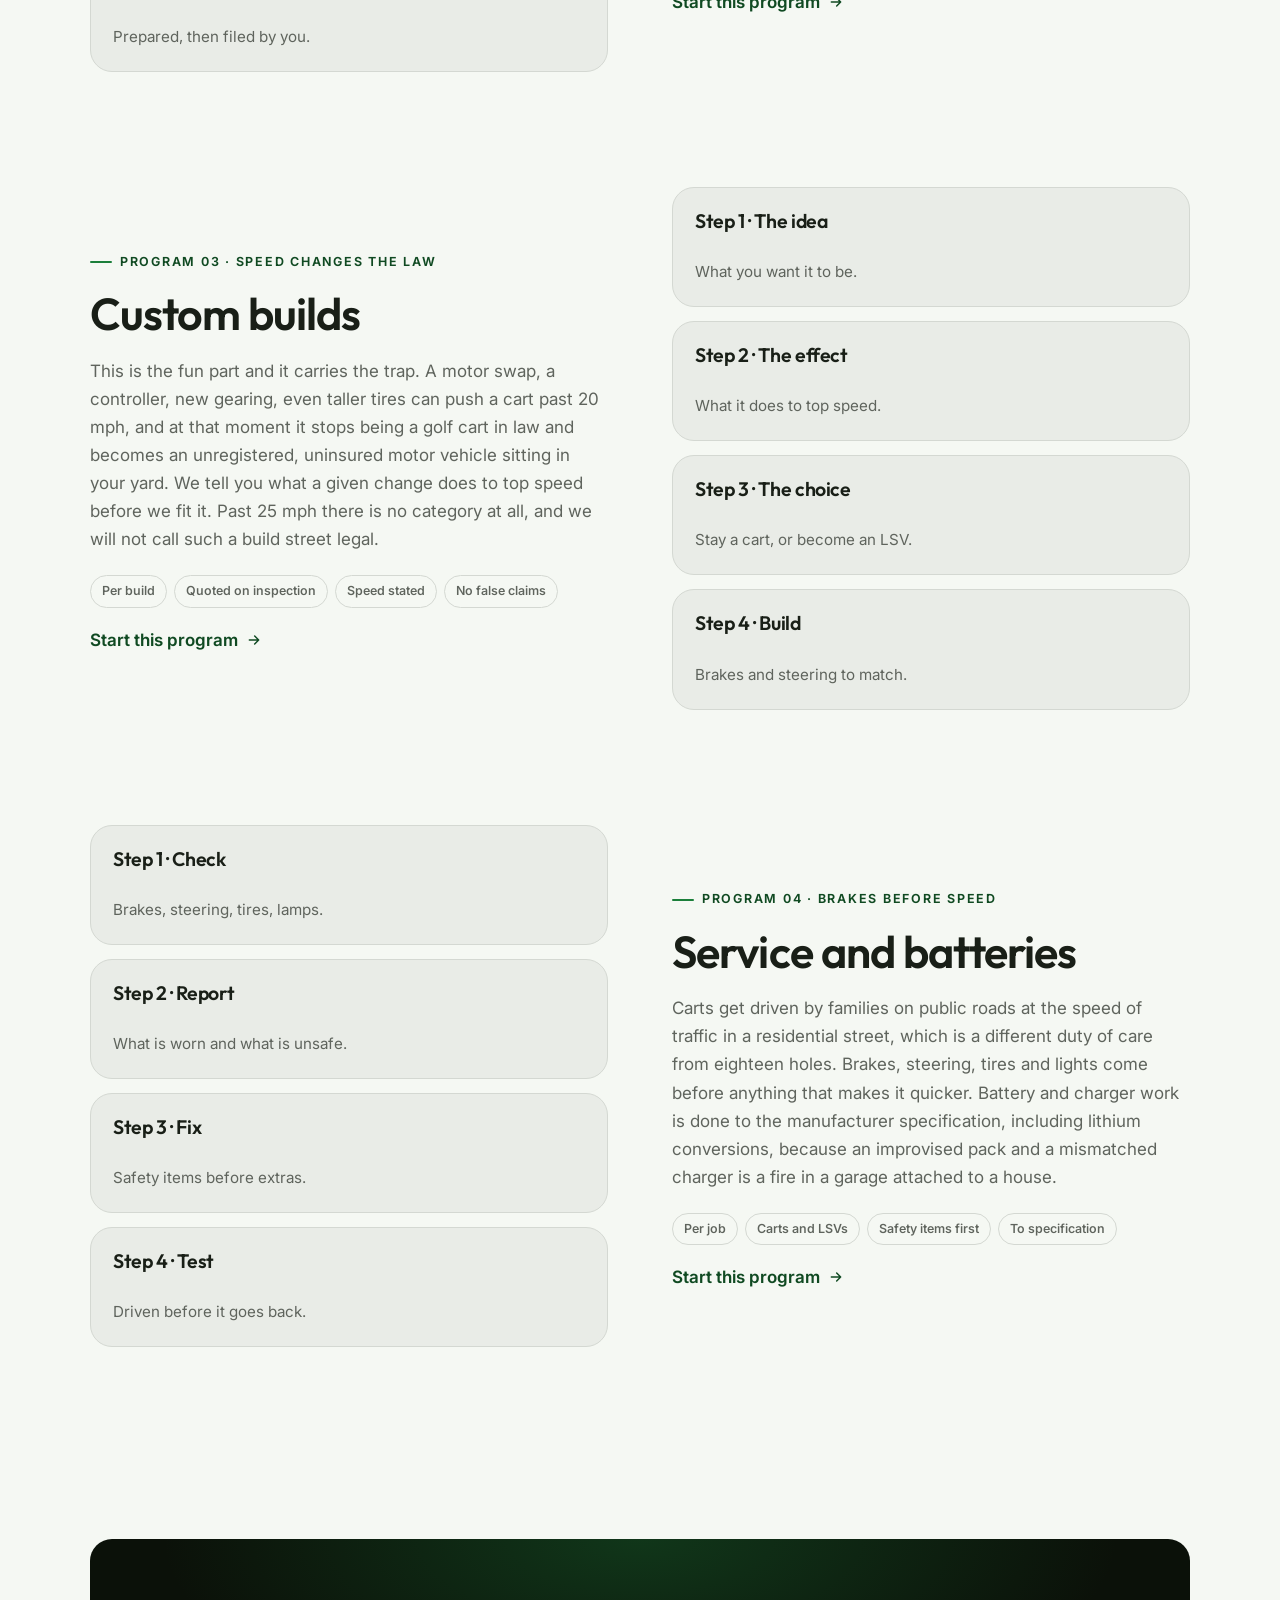
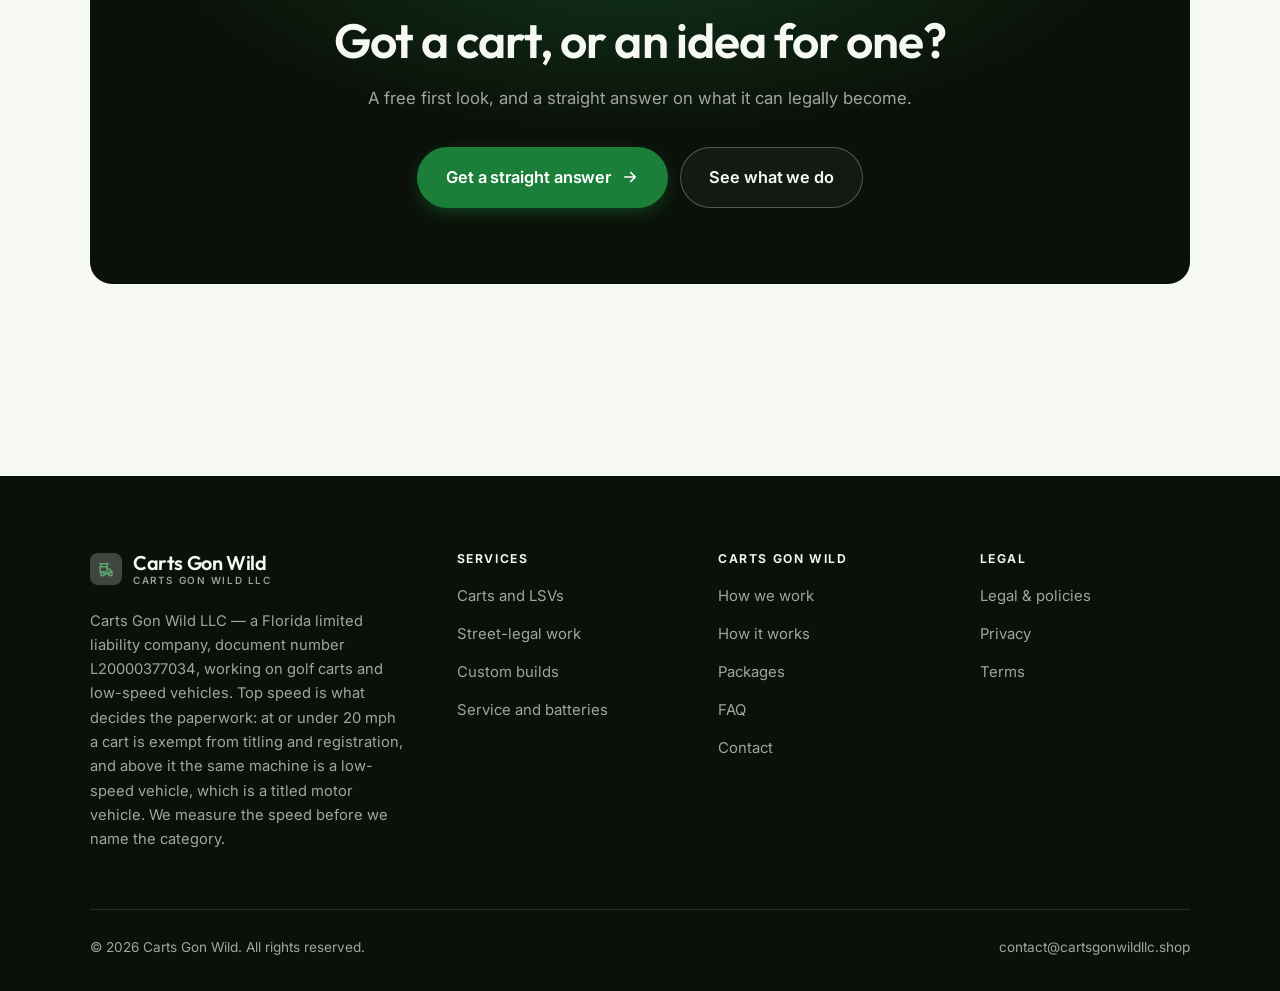
<file: programs.html>
<!DOCTYPE html>
<html lang="en" class="no-js">
<head>
<meta charset="utf-8">
<meta name="viewport" content="width=device-width, initial-scale=1">
<title>Services — Carts Gon Wild</title>
<meta name="description" content="What Carts Gon Wild LLC does: supplying golf carts and low-speed vehicles, street-legal conversion work, custom builds, and service.">
<link rel="canonical" href="https://cartsgonwildllc.shop/programs.html">

<meta property="og:type" content="website">
<meta property="og:url" content="https://cartsgonwildllc.shop/programs.html">
<meta property="og:site_name" content="Carts Gon Wild">
<meta property="og:locale" content="en_US">
<meta property="og:title" content="Services — Carts Gon Wild">
<meta property="og:description" content="What Carts Gon Wild LLC does: supplying golf carts and low-speed vehicles, street-legal conversion work, custom builds, and service.">
<meta name="theme-color" content="#0b1109">

<link rel="icon" href="assets/img/favicon.svg" type="image/svg+xml">
<link rel="preconnect" href="https://fonts.googleapis.com">
<link rel="preconnect" href="https://fonts.gstatic.com" crossorigin>
<link rel="stylesheet" href="https://fonts.googleapis.com/css2?family=Outfit:wght@400;500;600;700&family=Inter:wght@400..700&display=swap">
<link rel="stylesheet" href="assets/css/style.css">

<!-- Thème appliqué avant le premier rendu (évite le flash) -->
<script>
document.documentElement.classList.remove('no-js');
(function(){try{var t=localStorage.getItem('site-theme');if(t){document.documentElement.setAttribute('data-theme',t);}}catch(e){}})();
</script>
</head>

<body>
<a class="skip-link" href="#main">Skip to main content</a>

<header class="site-header">
  <nav class="wrap nav" aria-label="Main navigation">
    <a class="brand" href="index.html">
      <svg class="brand__mark" viewBox="0 0 64 64" aria-hidden="true">
        <rect class="bm-bg" width="64" height="64" rx="16"/>
        <g class="bm-ic" transform="translate(14 14) scale(1.5)" fill="none" stroke-width="2.1" stroke-linecap="round" stroke-linejoin="round"><path d="M4 5h11M5.5 5v4M13.5 5v4"/><path d="M4 9h9.5v7H4zM13.5 12h3l3.5 3.5V16h-2.2"/><circle cx="7.5" cy="18.5" r="2.3"/><circle cx="17.8" cy="18.5" r="2.3"/><path d="M9.8 18.5h5.7"/></g>
      </svg>
      <span>Carts Gon Wild<span class="brand__sub">CARTS GON WILD LLC</span></span>
    </a>

    <ul class="nav__links" id="nav-links">
      <li><a href="index.html">Home</a></li>
      <li><a href="programs.html" aria-current="page">Services</a></li>
      <li><a href="index.html#pricing">Packages</a></li>
      <li><a href="about.html">How we work</a></li>
      <li><a href="contact.html">Contact</a></li>
      <li><a class="btn btn--primary" href="contact.html">Get a straight answer</a></li>
    </ul>

    <div class="nav__cta">
      <button class="theme-toggle" type="button" aria-label="Switch to dark theme">
        <svg class="icon-sun" viewBox="0 0 24 24" fill="none" stroke="currentColor" stroke-width="1.8" stroke-linecap="round" aria-hidden="true"><circle cx="12" cy="12" r="4"/><path d="M12 2v2m0 16v2M2 12h2m16 0h2M4.9 4.9l1.4 1.4m11.4 11.4 1.4 1.4M19.1 4.9l-1.4 1.4M6.3 17.7l-1.4 1.4"/></svg>
        <svg class="icon-moon" viewBox="0 0 24 24" fill="none" stroke="currentColor" stroke-width="1.8" stroke-linecap="round" stroke-linejoin="round" aria-hidden="true"><path d="M21 12.8A9 9 0 1 1 11.2 3a7 7 0 0 0 9.8 9.8z"/></svg>
      </button>
      <a class="btn btn--primary" href="contact.html">Get a straight answer</a>
      <button class="nav__toggle" type="button" aria-expanded="false" aria-controls="nav-links" aria-label="Open menu">
        <svg class="icon-open" viewBox="0 0 24 24" fill="none" stroke="currentColor" stroke-width="2" stroke-linecap="round" aria-hidden="true"><path d="M3 6h18M3 12h18M3 18h18"/></svg>
        <svg class="icon-close" viewBox="0 0 24 24" fill="none" stroke="currentColor" stroke-width="2" stroke-linecap="round" aria-hidden="true"><path d="M6 6l12 12M18 6L6 18"/></svg>
      </button>
    </div>
  </nav>
</header>

<main id="main">

<section class="page-head">
  <div class="wrap">
    <nav class="breadcrumb" aria-label="Breadcrumb">
      <a href="index.html">Home</a><span>/</span><span aria-current="page">Services</span>
    </nav>
    <h1>What we do, in detail</h1>
    <p>Carts and low-speed vehicles, street-legal work, custom builds, and service.</p>
  </div>
</section>

<section class="section wrap" id="carts">
  <div class="split reveal">
    <div>
      <span class="eyebrow">Program 01 · Know which you bought</span>
      <h2>Carts and LSVs</h2>
      <p>The two look identical in a showroom and they are not the same thing in law. A golf cart tops out at 20 mph, needs no title, no plate and no compulsory insurance, and belongs on roads approved for carts. A low-speed vehicle runs 20 to 25 mph and is a motor vehicle: title, registration, insurance, a licensed driver, roads posted 35 mph or less. We put which one you are getting in writing, because owners who were never told end up finding out from a deputy.</p>
      <ul class="tags"><li>Per machine</li><li>Private and business</li><li>Category in writing</li><li>Title route stated</li></ul>
      <p><a class="arrow-link" href="contact.html">Start this program <svg viewBox="0 0 24 24" fill="none" stroke="currentColor" stroke-width="2.2" stroke-linecap="round" stroke-linejoin="round" aria-hidden="true"><path d="M5 12h14M13 6l6 6-6 6"/></svg></a></p>
    </div>
    <div class="grid grid--2 grid--tight">
      <article class="card card--sm">
        <h3>Step 1 · Use</h3>
        <p>Where it will actually be driven.</p>
      </article>
      <article class="card card--sm">
        <h3>Step 2 · Category</h3>
        <p>Cart or LSV, decided by that.</p>
      </article>
      <article class="card card--sm">
        <h3>Step 3 · Paperwork</h3>
        <p>What it will and will not need.</p>
      </article>
      <article class="card card--sm">
        <h3>Step 4 · Handover</h3>
        <p>Written, not verbal.</p>
      </article>
    </div>
  </div>
</section>

<section class="section section--flush wrap" id="streetlegal">
  <div class="split reveal">
    <div class="grid grid--2 grid--tight">
      <article class="card card--sm">
        <h3>Step 1 · Inspect</h3>
        <p>Speed, chassis, brakes, VIN.</p>
      </article>
      <article class="card card--sm">
        <h3>Step 2 · Verdict</h3>
        <p>Reachable or not, plainly.</p>
      </article>
      <article class="card card--sm">
        <h3>Step 3 · Equip</h3>
        <p>To the standard, not to taste.</p>
      </article>
      <article class="card card--sm">
        <h3>Step 4 · Paperwork</h3>
        <p>Prepared, then filed by you.</p>
      </article>
    </div>
    <div>
      <span class="eyebrow">Program 02 · Title, or nothing</span>
      <h2>Street-legal work</h2>
      <p>Street legal is not a kit of lights. A machine presented as a low-speed vehicle has to meet the federal standard for one: headlamps, turn signals front and rear, taillamps, stop lamps, reflectors, mirrors, a parking brake, a conforming windshield, a seat belt at every seat, and a vehicle identification number. Then it has to be capable of title in fact. If your cart cannot get there, you will hear that before we take any money, not after.</p>
      <ul class="tags"><li>Per machine</li><li>Inspected first</li><li>Written scope</li><li>State decides title</li></ul>
      <p><a class="arrow-link" href="contact.html">Start this program <svg viewBox="0 0 24 24" fill="none" stroke="currentColor" stroke-width="2.2" stroke-linecap="round" stroke-linejoin="round" aria-hidden="true"><path d="M5 12h14M13 6l6 6-6 6"/></svg></a></p>
    </div>
  </div>
</section>

<section class="section section--flush wrap" id="custom">
  <div class="split reveal">
    <div>
      <span class="eyebrow">Program 03 · Speed changes the law</span>
      <h2>Custom builds</h2>
      <p>This is the fun part and it carries the trap. A motor swap, a controller, new gearing, even taller tires can push a cart past 20 mph, and at that moment it stops being a golf cart in law and becomes an unregistered, uninsured motor vehicle sitting in your yard. We tell you what a given change does to top speed before we fit it. Past 25 mph there is no category at all, and we will not call such a build street legal.</p>
      <ul class="tags"><li>Per build</li><li>Quoted on inspection</li><li>Speed stated</li><li>No false claims</li></ul>
      <p><a class="arrow-link" href="contact.html">Start this program <svg viewBox="0 0 24 24" fill="none" stroke="currentColor" stroke-width="2.2" stroke-linecap="round" stroke-linejoin="round" aria-hidden="true"><path d="M5 12h14M13 6l6 6-6 6"/></svg></a></p>
    </div>
    <div class="grid grid--2 grid--tight">
      <article class="card card--sm">
        <h3>Step 1 · The idea</h3>
        <p>What you want it to be.</p>
      </article>
      <article class="card card--sm">
        <h3>Step 2 · The effect</h3>
        <p>What it does to top speed.</p>
      </article>
      <article class="card card--sm">
        <h3>Step 3 · The choice</h3>
        <p>Stay a cart, or become an LSV.</p>
      </article>
      <article class="card card--sm">
        <h3>Step 4 · Build</h3>
        <p>Brakes and steering to match.</p>
      </article>
    </div>
  </div>
</section>

<section class="section section--flush wrap" id="service">
  <div class="split reveal">
    <div class="grid grid--2 grid--tight">
      <article class="card card--sm">
        <h3>Step 1 · Check</h3>
        <p>Brakes, steering, tires, lamps.</p>
      </article>
      <article class="card card--sm">
        <h3>Step 2 · Report</h3>
        <p>What is worn and what is unsafe.</p>
      </article>
      <article class="card card--sm">
        <h3>Step 3 · Fix</h3>
        <p>Safety items before extras.</p>
      </article>
      <article class="card card--sm">
        <h3>Step 4 · Test</h3>
        <p>Driven before it goes back.</p>
      </article>
    </div>
    <div>
      <span class="eyebrow">Program 04 · Brakes before speed</span>
      <h2>Service and batteries</h2>
      <p>Carts get driven by families on public roads at the speed of traffic in a residential street, which is a different duty of care from eighteen holes. Brakes, steering, tires and lights come before anything that makes it quicker. Battery and charger work is done to the manufacturer specification, including lithium conversions, because an improvised pack and a mismatched charger is a fire in a garage attached to a house.</p>
      <ul class="tags"><li>Per job</li><li>Carts and LSVs</li><li>Safety items first</li><li>To specification</li></ul>
      <p><a class="arrow-link" href="contact.html">Start this program <svg viewBox="0 0 24 24" fill="none" stroke="currentColor" stroke-width="2.2" stroke-linecap="round" stroke-linejoin="round" aria-hidden="true"><path d="M5 12h14M13 6l6 6-6 6"/></svg></a></p>
    </div>
  </div>
</section>

<section class="wrap section--tight">
  <div class="cta-band reveal">
    <h2>Got a cart, or an idea for one?</h2>
    <p>A free first look, and a straight answer on what it can legally become.</p>
    <div class="hero__actions">
      <a class="btn btn--primary btn--lg" href="contact.html">Get a straight answer <svg viewBox="0 0 24 24" fill="none" stroke="currentColor" stroke-width="2.2" stroke-linecap="round" stroke-linejoin="round" aria-hidden="true"><path d="M5 12h14M13 6l6 6-6 6"/></svg></a>
      <a class="btn btn--on-dark btn--lg" href="programs.html">See what we do</a>
    </div>
  </div>
</section>

</main>

<footer class="site-footer">
  <div class="wrap">
    <div class="footer__grid">
      <div class="footer__brand">
        <a class="brand" href="index.html">
          <svg class="brand__mark" viewBox="0 0 64 64" aria-hidden="true">
        <rect class="bm-bg" width="64" height="64" rx="16"/>
        <g class="bm-ic" transform="translate(14 14) scale(1.5)" fill="none" stroke-width="2.1" stroke-linecap="round" stroke-linejoin="round"><path d="M4 5h11M5.5 5v4M13.5 5v4"/><path d="M4 9h9.5v7H4zM13.5 12h3l3.5 3.5V16h-2.2"/><circle cx="7.5" cy="18.5" r="2.3"/><circle cx="17.8" cy="18.5" r="2.3"/><path d="M9.8 18.5h5.7"/></g>
      </svg>
          <span>Carts Gon Wild<span class="brand__sub">CARTS GON WILD LLC</span></span>
        </a>
        <p>Carts Gon Wild LLC — a Florida limited liability company, document number L20000377034, working on golf carts and low-speed vehicles. Top speed is what decides the paperwork: at or under 20 mph a cart is exempt from titling and registration, and above it the same machine is a low-speed vehicle, which is a titled motor vehicle. We measure the speed before we name the category.</p>
      </div>

      <div class="footer__col">
        <h4>Services</h4>
        <ul>
          <li><a href="programs.html#carts">Carts and LSVs</a></li>
          <li><a href="programs.html#streetlegal">Street-legal work</a></li>
          <li><a href="programs.html#custom">Custom builds</a></li>
          <li><a href="programs.html#service">Service and batteries</a></li>
        </ul>
      </div>

      <div class="footer__col">
        <h4>Carts Gon Wild</h4>
        <ul>
          <li><a href="about.html">How we work</a></li>
          <li><a href="index.html#how-it-works">How it works</a></li>
          <li><a href="index.html#pricing">Packages</a></li>
          <li><a href="index.html#faq">FAQ</a></li>
          <li><a href="contact.html">Contact</a></li>
        </ul>
      </div>

      <div class="footer__col">
        <h4>Legal</h4>
        <ul>
          <li><a href="legal.html">Legal &amp; policies</a></li>
          <li><a href="legal.html#privacy">Privacy</a></li>
          <li><a href="legal.html#terms">Terms</a></li>
        </ul>
      </div>
    </div>

    <div class="footer__bottom">
      <p>© <span data-year>2026</span> Carts Gon Wild. All rights reserved.</p>
      <p><a href="mailto:contact@cartsgonwildllc.shop">contact@cartsgonwildllc.shop</a></p>
    </div>
  </div>
</footer>

<script src="assets/js/main.js" defer></script>
</body>
</html>
</file>
<file: assets/css/style.css>
/* Carts Gon Wild — couleurs et polices de la marque.
   Modifier ces valeurs suffit à changer l'identité visuelle de tout le site. */
:root {
  --c-accent:    #1b7f3a;
  --c-on-accent: #ffffff;
  --c-ink:       #0b1109;
  --c-paper:     #f5f8f3;

  --accent-ink-light: color-mix(in srgb, var(--c-accent) 58%, black);
  --accent-on-dark:   color-mix(in srgb, var(--c-accent) 72%, white);

  --font-display: "Outfit", system-ui, -apple-system, "Segoe UI", sans-serif;
  --font-body: "Inter", system-ui, -apple-system, "Segoe UI", sans-serif;
  --display-weight: 600;
  --display-tracking: -.02em;
}

/* ==========================================================================
   Feuille de style commune aux sites de coaching
   Les couleurs de marque (--c-accent, --c-on-accent, --c-ink, --c-paper) et
   les polices sont définies juste au-dessus, par site. Tout le reste en dérive.
   ========================================================================== */

/* --------------------------------------------------------------------------
   1. Tokens dérivés
   -------------------------------------------------------------------------- */

:root {
  /* Thème clair */
  --paper:      var(--c-paper);
  --paper-2:    color-mix(in srgb, var(--c-paper) 95%, var(--c-ink));
  --paper-3:    color-mix(in srgb, var(--c-paper) 89%, var(--c-ink));
  --line:       color-mix(in srgb, var(--c-paper) 86%, var(--c-ink));
  --text:       color-mix(in srgb, var(--c-ink) 94%, var(--c-paper));
  --muted:      color-mix(in srgb, var(--c-ink) 64%, var(--c-paper));
  --accent:     var(--c-accent);
  --accent-600: color-mix(in srgb, var(--c-accent) 86%, black);
  --accent-ink: var(--accent-ink-light);
  --on-accent:  var(--c-on-accent);
  --ink:        var(--c-ink);
  --ink-soft:   color-mix(in srgb, var(--c-ink) 90%, white);
  --on-ink:     var(--c-paper);
  --on-ink-mut: color-mix(in srgb, var(--c-paper) 64%, var(--c-ink));
  --brand-bg:   var(--c-ink);

  /* Rayons */
  --r-sm: 8px;
  --r-md: 14px;
  --r-lg: 22px;
  --r-full: 999px;

  /* Ombres */
  --sh-1: 0 1px 2px rgba(0, 0, 0, .05), 0 2px 8px rgba(0, 0, 0, .04);
  --sh-2: 0 2px 4px rgba(0, 0, 0, .05), 0 12px 32px rgba(0, 0, 0, .09);
  --sh-3: 0 4px 8px rgba(0, 0, 0, .06), 0 24px 56px rgba(0, 0, 0, .14);

  /* Rythme */
  --gutter: clamp(16px, 4vw, 40px);
  --maxw: 1180px;
  --section-y: clamp(64px, 9vw, 124px);

  --ease: cubic-bezier(.22, .61, .36, 1);
}

/* Thème sombre — suit le système, sauf si l'utilisateur a choisi « clair » */
@media (prefers-color-scheme: dark) {
  :root:not([data-theme="light"]) {
    --paper:      var(--c-ink);
    --paper-2:    color-mix(in srgb, var(--c-ink) 92%, white);
    --paper-3:    color-mix(in srgb, var(--c-ink) 86%, white);
    --line:       color-mix(in srgb, var(--c-ink) 80%, white);
    --text:       color-mix(in srgb, var(--c-paper) 94%, var(--c-ink));
    --muted:      color-mix(in srgb, var(--c-paper) 66%, var(--c-ink));
    --accent-ink: var(--accent-on-dark);
    --ink:        color-mix(in srgb, var(--c-ink) 72%, black);
    --brand-bg:   color-mix(in srgb, var(--c-ink) 80%, white);
    --sh-1: 0 1px 2px rgba(0, 0, 0, .4), 0 2px 8px rgba(0, 0, 0, .3);
    --sh-2: 0 2px 4px rgba(0, 0, 0, .4), 0 12px 32px rgba(0, 0, 0, .45);
    --sh-3: 0 4px 8px rgba(0, 0, 0, .45), 0 24px 56px rgba(0, 0, 0, .55);
  }
}

/* Thème sombre — choix explicite */
:root[data-theme="dark"] {
  --paper:      var(--c-ink);
  --paper-2:    color-mix(in srgb, var(--c-ink) 92%, white);
  --paper-3:    color-mix(in srgb, var(--c-ink) 86%, white);
  --line:       color-mix(in srgb, var(--c-ink) 80%, white);
  --text:       color-mix(in srgb, var(--c-paper) 94%, var(--c-ink));
  --muted:      color-mix(in srgb, var(--c-paper) 66%, var(--c-ink));
  --accent-ink: var(--accent-on-dark);
  --ink:        color-mix(in srgb, var(--c-ink) 72%, black);
  --brand-bg:   color-mix(in srgb, var(--c-ink) 80%, white);
  --sh-1: 0 1px 2px rgba(0, 0, 0, .4), 0 2px 8px rgba(0, 0, 0, .3);
  --sh-2: 0 2px 4px rgba(0, 0, 0, .4), 0 12px 32px rgba(0, 0, 0, .45);
  --sh-3: 0 4px 8px rgba(0, 0, 0, .45), 0 24px 56px rgba(0, 0, 0, .55);
}

/* --------------------------------------------------------------------------
   2. Reset / base
   -------------------------------------------------------------------------- */

*, *::before, *::after { box-sizing: border-box; }

* { margin: 0; }

html {
  -webkit-text-size-adjust: 100%;
  scroll-behavior: smooth;
  scroll-padding-top: 88px;
}

body {
  background: var(--paper);
  color: var(--text);
  font-family: var(--font-body);
  font-size: 17px;
  line-height: 1.65;
  -webkit-font-smoothing: antialiased;
  text-rendering: optimizeLegibility;
  overflow-x: hidden;
}

img, svg, video { display: block; max-width: 100%; height: auto; }

a { color: inherit; text-decoration: none; }

button, input, textarea, select { font: inherit; color: inherit; }

h1, h2, h3, h4 {
  font-family: var(--font-display);
  font-weight: var(--display-weight);
  line-height: 1.08;
  letter-spacing: var(--display-tracking);
  text-wrap: balance;
}

p { text-wrap: pretty; }

:focus-visible {
  outline: 3px solid var(--accent);
  outline-offset: 3px;
  border-radius: 4px;
}

::selection { background: var(--accent); color: var(--on-accent); }

/* --------------------------------------------------------------------------
   3. Utilitaires de mise en page
   -------------------------------------------------------------------------- */

.wrap {
  width: 100%;
  max-width: var(--maxw);
  margin-inline: auto;
  padding-inline: var(--gutter);
}

.section { padding-block: var(--section-y); }
.section--flush { padding-top: 0; }
.section--tight { padding-block: clamp(48px, 6vw, 80px); }

.skip-link {
  position: absolute;
  left: 12px;
  top: -100px;
  z-index: 200;
  background: var(--accent);
  color: var(--on-accent);
  padding: 12px 20px;
  border-radius: var(--r-sm);
  font-weight: 600;
  transition: top .2s var(--ease);
}
.skip-link:focus { top: 12px; }

.eyebrow {
  display: inline-flex;
  align-items: center;
  gap: 8px;
  font-size: .78rem;
  font-weight: 650;
  letter-spacing: .14em;
  text-transform: uppercase;
  color: var(--accent-ink);
  margin-bottom: 18px;
}
.eyebrow::before {
  content: "";
  width: 22px;
  height: 2px;
  background: var(--accent);
  border-radius: 2px;
}

.section-head { max-width: 62ch; margin-bottom: clamp(36px, 5vw, 60px); }
.section-head h2 { font-size: clamp(2rem, 4.4vw, 3.1rem); }
.section-head p {
  margin-top: 18px;
  color: var(--muted);
  font-size: clamp(1rem, 1.6vw, 1.12rem);
  max-width: 58ch;
}

.section-head--center { margin-inline: auto; text-align: center; }
.section-head--center .eyebrow { justify-content: center; }
.section-head--center p { margin-inline: auto; }

/* --------------------------------------------------------------------------
   4. Boutons
   -------------------------------------------------------------------------- */

.btn {
  display: inline-flex;
  align-items: center;
  justify-content: center;
  gap: 10px;
  padding: 14px 26px;
  border: 1px solid transparent;
  border-radius: var(--r-full);
  font-weight: 620;
  font-size: .98rem;
  letter-spacing: -.005em;
  cursor: pointer;
  white-space: nowrap;
  transition: transform .18s var(--ease), background-color .18s var(--ease),
              border-color .18s var(--ease), box-shadow .18s var(--ease), color .18s var(--ease);
}
.btn:hover { transform: translateY(-2px); }
.btn:active { transform: translateY(0); }

.btn--primary {
  background: var(--accent);
  color: var(--on-accent);
  box-shadow: 0 6px 20px -6px color-mix(in srgb, var(--c-accent) 65%, transparent);
}
.btn--primary:hover {
  background: var(--accent-600);
  box-shadow: 0 12px 28px -8px color-mix(in srgb, var(--c-accent) 70%, transparent);
}

.btn--ghost {
  border-color: var(--line);
  background: transparent;
  color: var(--text);
}
.btn--ghost:hover { border-color: var(--accent); color: var(--accent-ink); }

.btn--on-dark {
  border-color: color-mix(in srgb, var(--c-paper) 28%, transparent);
  color: var(--on-ink);
  background: color-mix(in srgb, var(--c-paper) 4%, transparent);
}
.btn--on-dark:hover {
  border-color: color-mix(in srgb, var(--c-paper) 60%, transparent);
  background: color-mix(in srgb, var(--c-paper) 10%, transparent);
}

.btn--lg { padding: 16px 28px; font-size: 1.02rem; }
.btn--block { width: 100%; }

.btn svg { width: 18px; height: 18px; flex: none; }

@media (max-width: 420px) {
  .btn--lg { padding: 15px 22px; font-size: 1rem; white-space: normal; text-align: center; }
}

/* Lien fléché */
.arrow-link {
  display: inline-flex;
  align-items: center;
  gap: 8px;
  font-weight: 620;
  color: var(--accent-ink);
}
.arrow-link svg { width: 16px; height: 16px; transition: transform .18s var(--ease); }
.arrow-link:hover svg { transform: translateX(4px); }

/* --------------------------------------------------------------------------
   5. En-tête / navigation
   -------------------------------------------------------------------------- */

.site-header {
  position: sticky;
  top: 0;
  z-index: 100;
  background: color-mix(in srgb, var(--paper) 82%, transparent);
  backdrop-filter: saturate(180%) blur(14px);
  -webkit-backdrop-filter: saturate(180%) blur(14px);
  border-bottom: 1px solid transparent;
  transition: border-color .25s var(--ease), background-color .25s var(--ease);
}
.site-header.is-stuck {
  border-bottom-color: var(--line);
  background: color-mix(in srgb, var(--paper) 94%, transparent);
}

.nav {
  display: flex;
  align-items: center;
  justify-content: space-between;
  gap: 24px;
  height: 74px;
}

.brand {
  display: inline-flex;
  align-items: center;
  gap: 11px;
  font-family: var(--font-display);
  font-weight: var(--display-weight);
  font-size: 1.24rem;
  letter-spacing: var(--display-tracking);
  flex: none;
  line-height: 1.1;
}
.brand__mark { width: 32px; height: 32px; flex: none; }
.brand__mark .bm-bg { fill: var(--brand-bg); }
.brand__mark .bm-ic { stroke: var(--accent-on-dark); color: var(--accent-on-dark); }
.brand__sub {
  display: block;
  font-family: var(--font-body);
  font-size: .62rem;
  font-weight: 550;
  letter-spacing: .16em;
  text-transform: uppercase;
  color: var(--muted);
  margin-top: 1px;
}

.nav__links {
  display: flex;
  align-items: center;
  gap: 4px;
  list-style: none;
  padding: 0;
}
.nav__links a {
  display: block;
  padding: 9px 14px;
  border-radius: var(--r-full);
  font-size: .95rem;
  font-weight: 520;
  color: var(--muted);
  transition: color .16s var(--ease), background-color .16s var(--ease);
}
.nav__links a:hover { color: var(--text); background: var(--paper-2); }
.nav__links a[aria-current="page"] { color: var(--text); font-weight: 620; }
.nav__links .btn { display: none; }

.nav__cta { display: flex; align-items: center; gap: 10px; flex: none; }

.nav__toggle {
  display: none;
  width: 44px;
  height: 44px;
  align-items: center;
  justify-content: center;
  background: transparent;
  border: 1px solid var(--line);
  border-radius: var(--r-full);
  cursor: pointer;
}
.nav__toggle svg { width: 20px; height: 20px; }
.nav__toggle .icon-close { display: none; }
.nav__toggle[aria-expanded="true"] .icon-open { display: none; }
.nav__toggle[aria-expanded="true"] .icon-close { display: block; }

@media (max-width: 900px) {
  .nav__links, .nav__cta .btn { display: none; }
  .nav__toggle { display: inline-flex; }

  .nav__links {
    position: fixed;
    inset: 74px 0 auto;
    flex-direction: column;
    align-items: stretch;
    gap: 2px;
    padding: 20px var(--gutter) 32px;
    background: var(--paper);
    border-bottom: 1px solid var(--line);
    box-shadow: var(--sh-2);
  }
  .nav__links.is-open { display: flex; }
  .nav__links a { padding: 14px 4px; font-size: 1.1rem; border-radius: var(--r-sm); }
  .nav__links a.btn { display: inline-flex; margin-top: 14px; padding: 14px 26px; color: var(--on-accent); }
}

@media (max-width: 380px) {
  .brand__sub { display: none; }
}

/* Bouton de thème */
.theme-toggle {
  width: 44px;
  height: 44px;
  display: inline-flex;
  align-items: center;
  justify-content: center;
  background: transparent;
  border: 1px solid var(--line);
  border-radius: var(--r-full);
  cursor: pointer;
  color: var(--muted);
  transition: color .16s var(--ease), border-color .16s var(--ease);
}
.theme-toggle:hover { color: var(--text); border-color: var(--accent); }
.theme-toggle svg { width: 18px; height: 18px; }
.theme-toggle .icon-moon { display: none; }
:root[data-theme="dark"] .theme-toggle .icon-sun { display: none; }
:root[data-theme="dark"] .theme-toggle .icon-moon { display: block; }
@media (prefers-color-scheme: dark) {
  :root:not([data-theme="light"]) .theme-toggle .icon-sun { display: none; }
  :root:not([data-theme="light"]) .theme-toggle .icon-moon { display: block; }
}

/* --------------------------------------------------------------------------
   6. Hero
   -------------------------------------------------------------------------- */

.hero {
  position: relative;
  background: var(--ink);
  color: var(--on-ink);
  overflow: hidden;
  isolation: isolate;
}

/* Halo de couleur + grain léger */
.hero::before {
  content: "";
  position: absolute;
  inset: -30% -10% auto;
  height: 130%;
  background:
    radial-gradient(60% 55% at 78% 18%, color-mix(in srgb, var(--c-accent) 34%, transparent), transparent 62%),
    radial-gradient(48% 44% at 12% 88%, color-mix(in srgb, var(--c-accent) 16%, transparent), transparent 66%);
  z-index: -2;
  pointer-events: none;
}
.hero::after {
  content: "";
  position: absolute;
  inset: 0;
  background-image: url("data:image/svg+xml,%3Csvg xmlns='http://www.w3.org/2000/svg' width='160' height='160'%3E%3Cfilter id='n'%3E%3CfeTurbulence type='fractalNoise' baseFrequency='.85' numOctaves='3'/%3E%3C/filter%3E%3Crect width='160' height='160' filter='url(%23n)' opacity='.28'/%3E%3C/svg%3E");
  opacity: .45;
  mix-blend-mode: overlay;
  z-index: -1;
  pointer-events: none;
}

.hero__inner {
  display: grid;
  grid-template-columns: minmax(0, 1.05fr) minmax(0, .95fr);
  align-items: center;
  gap: clamp(32px, 5vw, 72px);
  padding-block: clamp(56px, 8vw, 110px);
}

.hero h1 {
  font-size: clamp(2.5rem, 6vw, 4.6rem);
  letter-spacing: calc(var(--display-tracking) * 1.4);
}
.hero h1 em {
  font-style: normal;
  color: var(--accent-on-dark);
  text-decoration: underline;
  text-decoration-color: color-mix(in srgb, var(--c-accent) 45%, transparent);
  text-decoration-thickness: .1em;
  text-underline-offset: .14em;
  text-decoration-skip-ink: none;
}

.hero__lede {
  margin-top: 22px;
  font-size: clamp(1.04rem, 1.9vw, 1.2rem);
  color: var(--on-ink-mut);
  max-width: 50ch;
}

.hero__actions {
  display: flex;
  flex-wrap: wrap;
  gap: 12px;
  margin-top: 34px;
}

.hero__eyebrow { color: var(--accent-on-dark); }
.hero__eyebrow::before { background: var(--accent-on-dark); }

/* Faits sur l'offre */
.hero__proof {
  display: grid;
  grid-template-columns: repeat(4, minmax(0, 1fr));
  gap: clamp(18px, 3vw, 32px);
  margin-top: 44px;
  padding: 26px 0 0;
  border-top: 1px solid color-mix(in srgb, var(--c-paper) 14%, transparent);
  list-style: none;
}
.stat__num {
  display: block;
  font-family: var(--font-display);
  font-size: clamp(1.5rem, 2.6vw, 2.05rem);
  font-weight: var(--display-weight);
  line-height: 1;
  letter-spacing: var(--display-tracking);
  white-space: nowrap;
}
.stat__label {
  display: block;
  margin-top: 7px;
  font-size: .82rem;
  line-height: 1.4;
  color: var(--on-ink-mut);
}

.hero__art svg { width: 100%; height: auto; border-radius: var(--r-lg); box-shadow: var(--sh-3); }

@media (max-width: 880px) {
  .hero__inner { grid-template-columns: 1fr; }
  .hero__art { order: -1; max-width: 560px; }
}
@media (max-width: 540px) {
  .hero__proof { grid-template-columns: repeat(2, minmax(0, 1fr)); }
}

/* --------------------------------------------------------------------------
   7. Bandeau défilant
   -------------------------------------------------------------------------- */

.marquee {
  background: var(--ink-soft);
  color: var(--on-ink-mut);
  border-top: 1px solid color-mix(in srgb, var(--c-paper) 8%, transparent);
  padding-block: 18px;
  overflow: hidden;
  white-space: nowrap;
  mask-image: linear-gradient(90deg, transparent, #000 8%, #000 92%, transparent);
  -webkit-mask-image: linear-gradient(90deg, transparent, #000 8%, #000 92%, transparent);
}
.marquee__track {
  display: inline-flex;
  gap: 42px;
  align-items: center;
  animation: marquee 38s linear infinite;
  font-size: .86rem;
  letter-spacing: .12em;
  text-transform: uppercase;
  font-weight: 560;
}
.marquee__track span { display: inline-flex; align-items: center; gap: 42px; }
.marquee__track span::after {
  content: "";
  width: 5px; height: 5px;
  border-radius: 50%;
  background: var(--accent);
  opacity: .8;
}
@keyframes marquee { to { transform: translateX(-50%); } }

/* --------------------------------------------------------------------------
   8. Grilles de cartes
   -------------------------------------------------------------------------- */

.grid {
  display: grid;
  gap: clamp(16px, 2.2vw, 26px);
}
.grid--2 { grid-template-columns: repeat(auto-fit, minmax(min(100%, 260px), 1fr)); }
.grid--3 { grid-template-columns: repeat(auto-fit, minmax(min(100%, 270px), 1fr)); }
.grid--4 { grid-template-columns: repeat(auto-fit, minmax(min(100%, 230px), 1fr)); }
.grid--tight { gap: 14px; }

.card {
  position: relative;
  display: flex;
  flex-direction: column;
  padding: 28px;
  background: var(--paper-2);
  border: 1px solid var(--line);
  border-radius: var(--r-lg);
  transition: transform .22s var(--ease), box-shadow .22s var(--ease), border-color .22s var(--ease);
}
a.card:hover, .card--lift:hover {
  transform: translateY(-5px);
  box-shadow: var(--sh-2);
  border-color: color-mix(in srgb, var(--c-accent) 45%, var(--line));
}
.card--sm { padding: 22px; }
.card--sm h3 { font-size: 1rem; }
.card__icon {
  width: 52px;
  height: 52px;
  display: grid;
  place-items: center;
  border-radius: var(--r-md);
  background: color-mix(in srgb, var(--c-accent) 15%, transparent);
  color: var(--accent-ink);
  margin-bottom: 20px;
}
.card__icon svg { width: 26px; height: 26px; }
.card h3 { font-size: 1.22rem; margin-bottom: 10px; }
.card p { color: var(--muted); font-size: .95rem; }
.card .arrow-link { margin-top: auto; padding-top: 18px; font-size: .92rem; }

.tags {
  list-style: none;
  padding: 0;
  margin: 18px 0 0;
  display: flex;
  flex-wrap: wrap;
  gap: 7px;
}
.tags li {
  font-size: .78rem;
  font-weight: 560;
  padding: 5px 11px;
  border-radius: var(--r-full);
  background: var(--paper);
  border: 1px solid var(--line);
  color: var(--muted);
}

/* --------------------------------------------------------------------------
   9. Méthode (étapes)
   -------------------------------------------------------------------------- */

.steps { counter-reset: step; }
.step {
  position: relative;
  padding: 30px 26px 26px;
  background: var(--paper);
  border: 1px solid var(--line);
  border-radius: var(--r-lg);
}
.step::before {
  counter-increment: step;
  content: "0" counter(step);
  display: block;
  font-family: var(--font-display);
  font-size: 2.6rem;
  font-weight: var(--display-weight);
  line-height: 1;
  letter-spacing: var(--display-tracking);
  color: color-mix(in srgb, var(--c-accent) 55%, var(--paper));
  margin-bottom: 16px;
}
.step h3 { font-size: 1.12rem; margin-bottom: 9px; }
.step p { color: var(--muted); font-size: .93rem; }

/* --------------------------------------------------------------------------
   10. Tarifs
   -------------------------------------------------------------------------- */

.plans { align-items: start; }

.plan {
  display: flex;
  flex-direction: column;
  padding: 32px 28px;
  background: var(--paper);
  border: 1px solid var(--line);
  border-radius: var(--r-lg);
  height: 100%;
  position: relative;
}
.plan--featured {
  background: var(--ink);
  color: var(--on-ink);
  border-color: var(--ink);
  box-shadow: var(--sh-3);
}
.plan--featured .plan__desc,
.plan--featured .plan__period,
.plan--featured .plan__features li { color: var(--on-ink-mut); }
.plan--featured .plan__features li::before { color: var(--accent-on-dark); }

.plan__tag {
  position: absolute;
  top: 18px;
  right: 18px;
  font-size: .7rem;
  font-weight: 680;
  letter-spacing: .1em;
  text-transform: uppercase;
  padding: 5px 12px;
  border-radius: var(--r-full);
  background: var(--accent);
  color: var(--on-accent);
}

.plan h3 { font-size: 1.3rem; }
.plan--featured h3 { padding-right: 120px; }
.plan__desc { margin-top: 8px; color: var(--muted); font-size: .92rem; min-height: 2.8em; }

.plan__price {
  display: flex;
  align-items: baseline;
  gap: 6px;
  margin: 22px 0 4px;
  font-family: var(--font-display);
  font-size: clamp(2.2rem, 4vw, 2.9rem);
  font-weight: var(--display-weight);
  letter-spacing: var(--display-tracking);
  line-height: 1;
}
.plan__period { font-family: var(--font-body); font-size: .9rem; font-weight: 450; color: var(--muted); letter-spacing: 0; }

.plan__features {
  list-style: none;
  padding: 0;
  margin: 24px 0 28px;
  display: grid;
  gap: 11px;
  flex: 1;
}
.plan__features li {
  display: grid;
  grid-template-columns: 20px 1fr;
  gap: 10px;
  font-size: .93rem;
  color: var(--muted);
  align-items: start;
}
.plan__features li::before {
  content: "✓";
  color: var(--accent-ink);
  font-weight: 700;
  line-height: 1.5;
}

.plans-note { text-align: center; margin-top: 26px; font-size: .88rem; color: var(--muted); }

/* --------------------------------------------------------------------------
   11. Bloc split (texte + illustration)
   -------------------------------------------------------------------------- */

.split {
  display: grid;
  grid-template-columns: repeat(auto-fit, minmax(min(100%, 340px), 1fr));
  gap: clamp(32px, 5vw, 68px);
  align-items: center;
}
.split--top { align-items: start; }
.split__art svg { width: 100%; border-radius: var(--r-lg); box-shadow: var(--sh-2); }
.split h2 { font-size: clamp(1.9rem, 4vw, 2.8rem); }
.split p { margin-top: 18px; color: var(--muted); }
.split .tags { margin-top: 22px; }

/* --------------------------------------------------------------------------
   12. FAQ
   -------------------------------------------------------------------------- */

.faq { max-width: 780px; margin-inline: auto; }
.faq details {
  border-bottom: 1px solid var(--line);
  padding: 4px 0;
}
.faq summary {
  display: flex;
  align-items: center;
  justify-content: space-between;
  gap: 20px;
  padding: 22px 4px;
  cursor: pointer;
  list-style: none;
  font-family: var(--font-display);
  font-size: 1.08rem;
  font-weight: var(--display-weight);
  letter-spacing: var(--display-tracking);
}
.faq summary::-webkit-details-marker { display: none; }
.faq summary::after {
  content: "";
  flex: none;
  width: 13px;
  height: 13px;
  border-right: 2px solid var(--muted);
  border-bottom: 2px solid var(--muted);
  transform: rotate(45deg) translate(-3px, -3px);
  transition: transform .2s var(--ease), border-color .2s var(--ease);
}
.faq details[open] summary::after {
  transform: rotate(225deg) translate(-3px, -3px);
  border-color: var(--accent);
}
.faq details p { padding: 0 4px 24px; color: var(--muted); max-width: 66ch; }

/* --------------------------------------------------------------------------
   13. Bandeau d'appel à l'action
   -------------------------------------------------------------------------- */

.cta-band {
  position: relative;
  background: var(--ink);
  color: var(--on-ink);
  border-radius: var(--r-lg);
  padding: clamp(40px, 6vw, 76px) clamp(24px, 5vw, 64px);
  overflow: hidden;
  isolation: isolate;
  text-align: center;
}
.cta-band::before {
  content: "";
  position: absolute;
  inset: 0;
  background: radial-gradient(70% 90% at 50% 0%, color-mix(in srgb, var(--c-accent) 34%, transparent), transparent 62%);
  z-index: -1;
}
.cta-band h2 { font-size: clamp(1.9rem, 4.4vw, 3rem); }
.cta-band p {
  margin: 18px auto 0;
  max-width: 52ch;
  color: var(--on-ink-mut);
  font-size: 1.05rem;
}
.cta-band .hero__actions { justify-content: center; }

/* --------------------------------------------------------------------------
   14. Formulaire
   -------------------------------------------------------------------------- */

.form-layout {
  display: grid;
  grid-template-columns: minmax(0, 1fr) minmax(0, 420px);
  gap: clamp(32px, 5vw, 64px);
  align-items: start;
}
@media (max-width: 880px) { .form-layout { grid-template-columns: 1fr; } }

.form {
  display: grid;
  gap: 18px;
  padding: clamp(22px, 3.5vw, 36px);
  background: var(--paper-2);
  border: 1px solid var(--line);
  border-radius: var(--r-lg);
}
.form__row { display: grid; grid-template-columns: repeat(auto-fit, minmax(min(100%, 200px), 1fr)); gap: 18px; }

.field { display: grid; gap: 7px; }
.field label { font-size: .88rem; font-weight: 600; }
.field label .req { color: var(--accent-ink); }
.field input, .field textarea, .field select {
  width: 100%;
  padding: 13px 15px;
  background: var(--paper);
  border: 1px solid var(--line);
  border-radius: var(--r-md);
  font-size: .97rem;
  transition: border-color .16s var(--ease), box-shadow .16s var(--ease);
}
.field input:focus, .field textarea:focus, .field select:focus {
  outline: none;
  border-color: var(--accent);
  box-shadow: 0 0 0 3px color-mix(in srgb, var(--c-accent) 24%, transparent);
}
.field textarea { resize: vertical; min-height: 130px; }
.field__hint { font-size: .8rem; color: var(--muted); }

.form__status { font-size: .9rem; font-weight: 600; min-height: 1.4em; }
.form__note { font-size: .82rem; color: var(--muted); }
.form__note a { color: var(--accent-ink); text-decoration: underline; text-underline-offset: 2px; }

.contact-aside { display: grid; gap: 14px; }
.contact-card {
  display: flex;
  gap: 14px;
  padding: 20px 22px;
  background: var(--paper);
  border: 1px solid var(--line);
  border-radius: var(--r-md);
}
.contact-card--soft { background: var(--paper-2); }
.contact-card svg { width: 22px; height: 22px; flex: none; color: var(--accent-ink); margin-top: 3px; }
.contact-card b { display: block; font-size: .95rem; font-weight: 620; }
.contact-card span, .contact-card a { display: block; font-size: .9rem; color: var(--muted); }
.contact-card a:hover { color: var(--accent-ink); }

/* --------------------------------------------------------------------------
   15. Page interne — en-tête
   -------------------------------------------------------------------------- */

.page-head {
  background: var(--paper-2);
  border-bottom: 1px solid var(--line);
  padding-block: clamp(48px, 7vw, 86px);
}
.page-head h1 { font-size: clamp(2.2rem, 5.4vw, 3.6rem); max-width: 20ch; }
.page-head p { margin-top: 18px; color: var(--muted); max-width: 58ch; font-size: 1.06rem; }

.breadcrumb {
  display: flex;
  gap: 8px;
  align-items: center;
  font-size: .84rem;
  color: var(--muted);
  margin-bottom: 18px;
}
.breadcrumb a:hover { color: var(--accent-ink); }
.breadcrumb span { opacity: .6; }

/* --------------------------------------------------------------------------
   16. Pied de page
   -------------------------------------------------------------------------- */

.site-footer {
  background: var(--ink);
  color: var(--on-ink-mut);
  padding-block: clamp(48px, 6vw, 76px) 32px;
  margin-top: var(--section-y);
}
.site-footer .brand { color: var(--on-ink); }
.site-footer .brand__mark .bm-bg { fill: color-mix(in srgb, var(--c-ink) 78%, white); }
.site-footer .brand__sub { color: var(--on-ink-mut); }

.footer__grid {
  display: grid;
  grid-template-columns: minmax(0, 1.5fr) repeat(auto-fit, minmax(150px, 1fr));
  gap: clamp(28px, 4vw, 56px);
}
@media (max-width: 720px) { .footer__grid { grid-template-columns: 1fr 1fr; } .footer__brand { grid-column: 1 / -1; } }

.footer__brand p { margin-top: 16px; font-size: .92rem; max-width: 36ch; }
.footer__col h4 {
  font-family: var(--font-body);
  font-size: .76rem;
  font-weight: 650;
  letter-spacing: .13em;
  text-transform: uppercase;
  color: var(--on-ink);
  margin-bottom: 16px;
}
.footer__col ul { list-style: none; padding: 0; display: grid; gap: 10px; }
.footer__col a { font-size: .93rem; transition: color .16s var(--ease); }
.footer__col a:hover { color: var(--accent-on-dark); }

.footer__bottom {
  display: flex;
  flex-wrap: wrap;
  justify-content: space-between;
  gap: 14px;
  margin-top: clamp(36px, 5vw, 58px);
  padding-top: 26px;
  border-top: 1px solid color-mix(in srgb, var(--c-paper) 12%, transparent);
  font-size: .85rem;
}
.footer__bottom a:hover { color: var(--accent-on-dark); }

/* --------------------------------------------------------------------------
   17. Page 404
   -------------------------------------------------------------------------- */

.notfound {
  min-height: 62vh;
  display: grid;
  place-items: center;
  text-align: center;
  padding-block: var(--section-y);
}
.notfound__code {
  font-family: var(--font-display);
  font-size: clamp(5rem, 18vw, 11rem);
  font-weight: var(--display-weight);
  line-height: .9;
  letter-spacing: -.05em;
  color: color-mix(in srgb, var(--c-accent) 45%, var(--paper));
}
.notfound h1 { font-size: clamp(1.8rem, 4.4vw, 2.8rem); margin-top: 12px; }
.notfound p { color: var(--muted); max-width: 46ch; margin: 18px auto 0; }
.notfound .hero__actions { justify-content: center; }

/* --------------------------------------------------------------------------
   18. Contenu légal
   -------------------------------------------------------------------------- */

.prose { max-width: 70ch; }
.prose h2 { font-size: clamp(1.6rem, 3vw, 2.1rem); margin-top: 48px; margin-bottom: 14px; }
.prose h2:first-child { margin-top: 0; }
.prose h3 { font-size: 1.18rem; margin-top: 30px; margin-bottom: 10px; }
.prose p, .prose li { color: var(--muted); }
.prose p + p { margin-top: 16px; }
.prose ul { margin-top: 14px; padding-left: 22px; display: grid; gap: 9px; }
.prose a { color: var(--accent-ink); text-decoration: underline; text-underline-offset: 2px; }
.prose strong { color: var(--text); }

/* --------------------------------------------------------------------------
   19. Animations d'apparition
   -------------------------------------------------------------------------- */

.reveal {
  opacity: 0;
  transform: translateY(22px);
  transition: opacity .7s var(--ease), transform .7s var(--ease);
}
.reveal.is-in { opacity: 1; transform: none; }

.reveal-group > * {
  opacity: 0;
  transform: translateY(22px);
  transition: opacity .6s var(--ease), transform .6s var(--ease);
  transition-delay: calc(var(--i, 0) * 80ms);
}
.reveal-group.is-in > * { opacity: 1; transform: none; }

/* Sans JavaScript, tout reste visible */
.no-js .reveal, .no-js .reveal-group > * { opacity: 1; transform: none; }

@media (prefers-reduced-motion: reduce) {
  html { scroll-behavior: auto; }
  *, *::before, *::after {
    animation-duration: .001ms !important;
    animation-iteration-count: 1 !important;
    transition-duration: .001ms !important;
  }
  .reveal, .reveal-group > * { opacity: 1; transform: none; }
}

/* --------------------------------------------------------------------------
   20. Divers
   -------------------------------------------------------------------------- */

.visually-hidden {
  position: absolute;
  width: 1px; height: 1px;
  padding: 0; margin: -1px;
  overflow: hidden;
  clip: rect(0 0 0 0);
  white-space: nowrap;
  border: 0;
}
</file>
